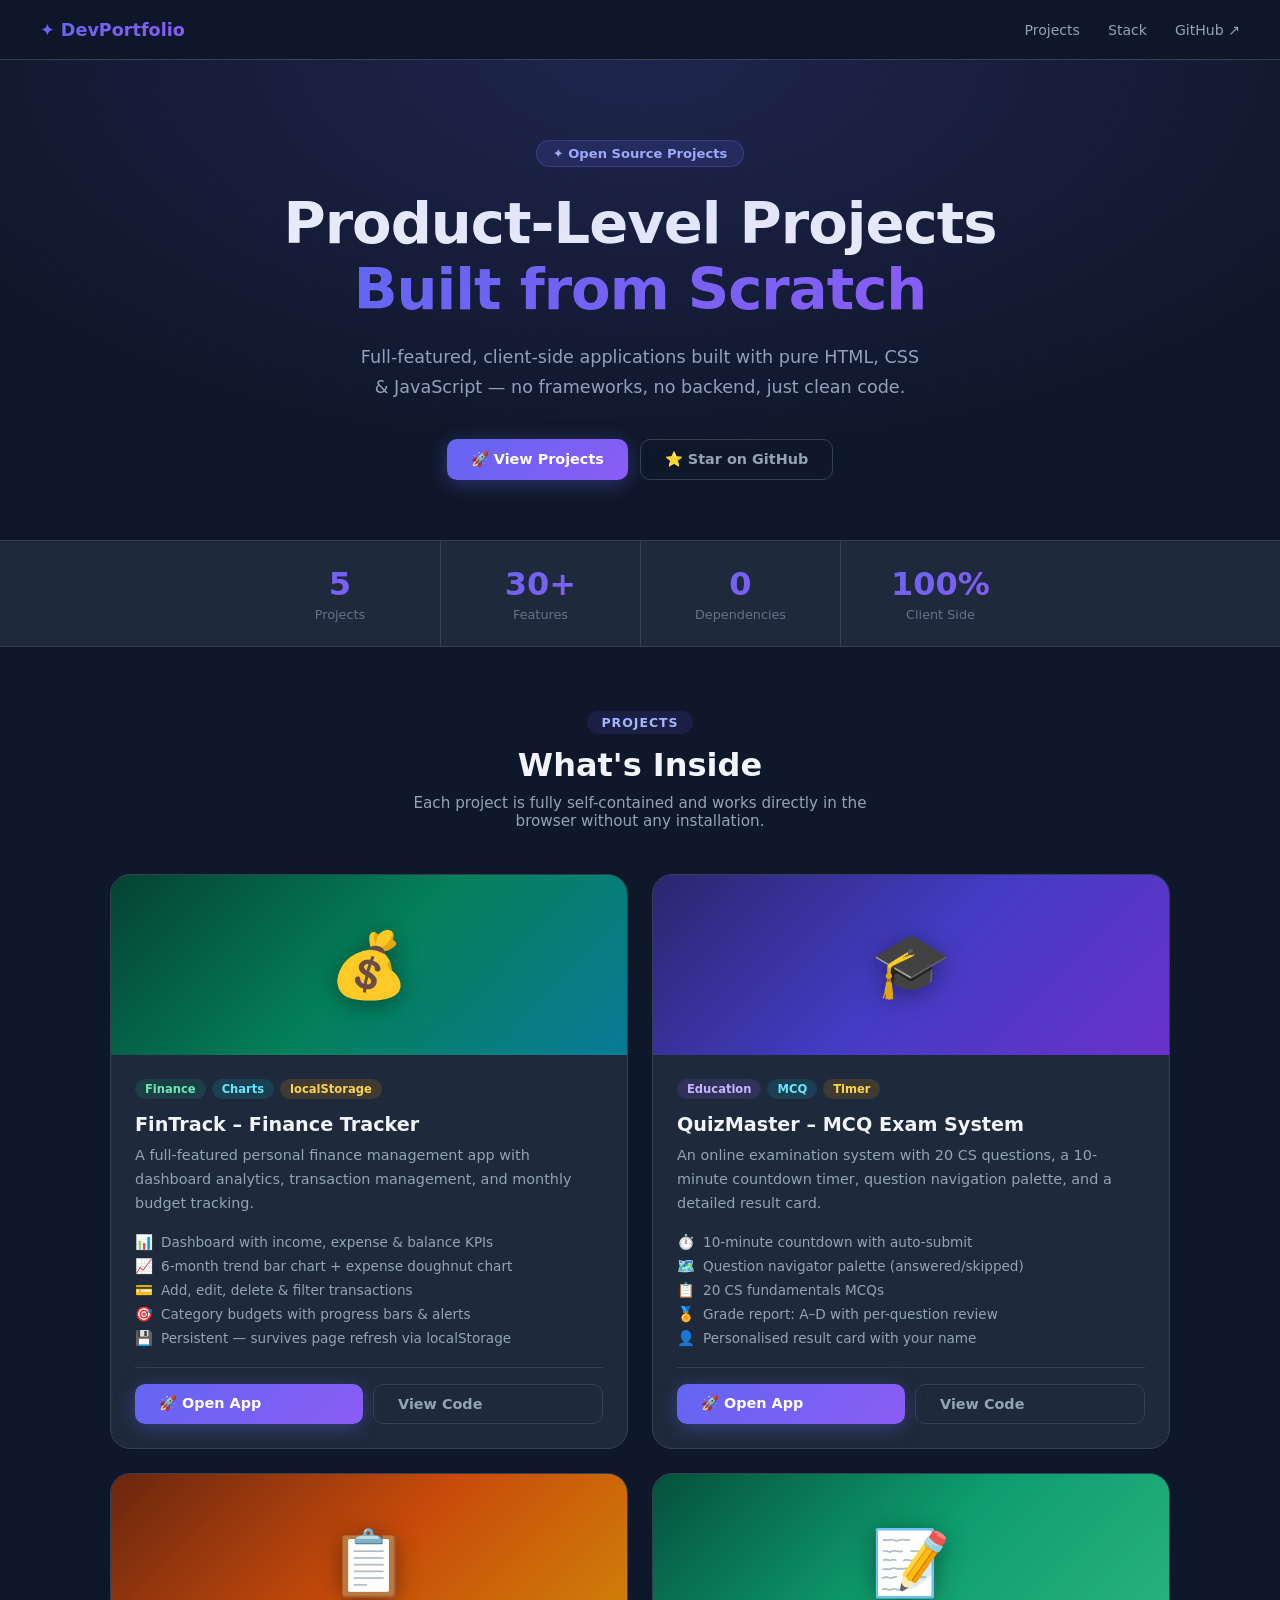
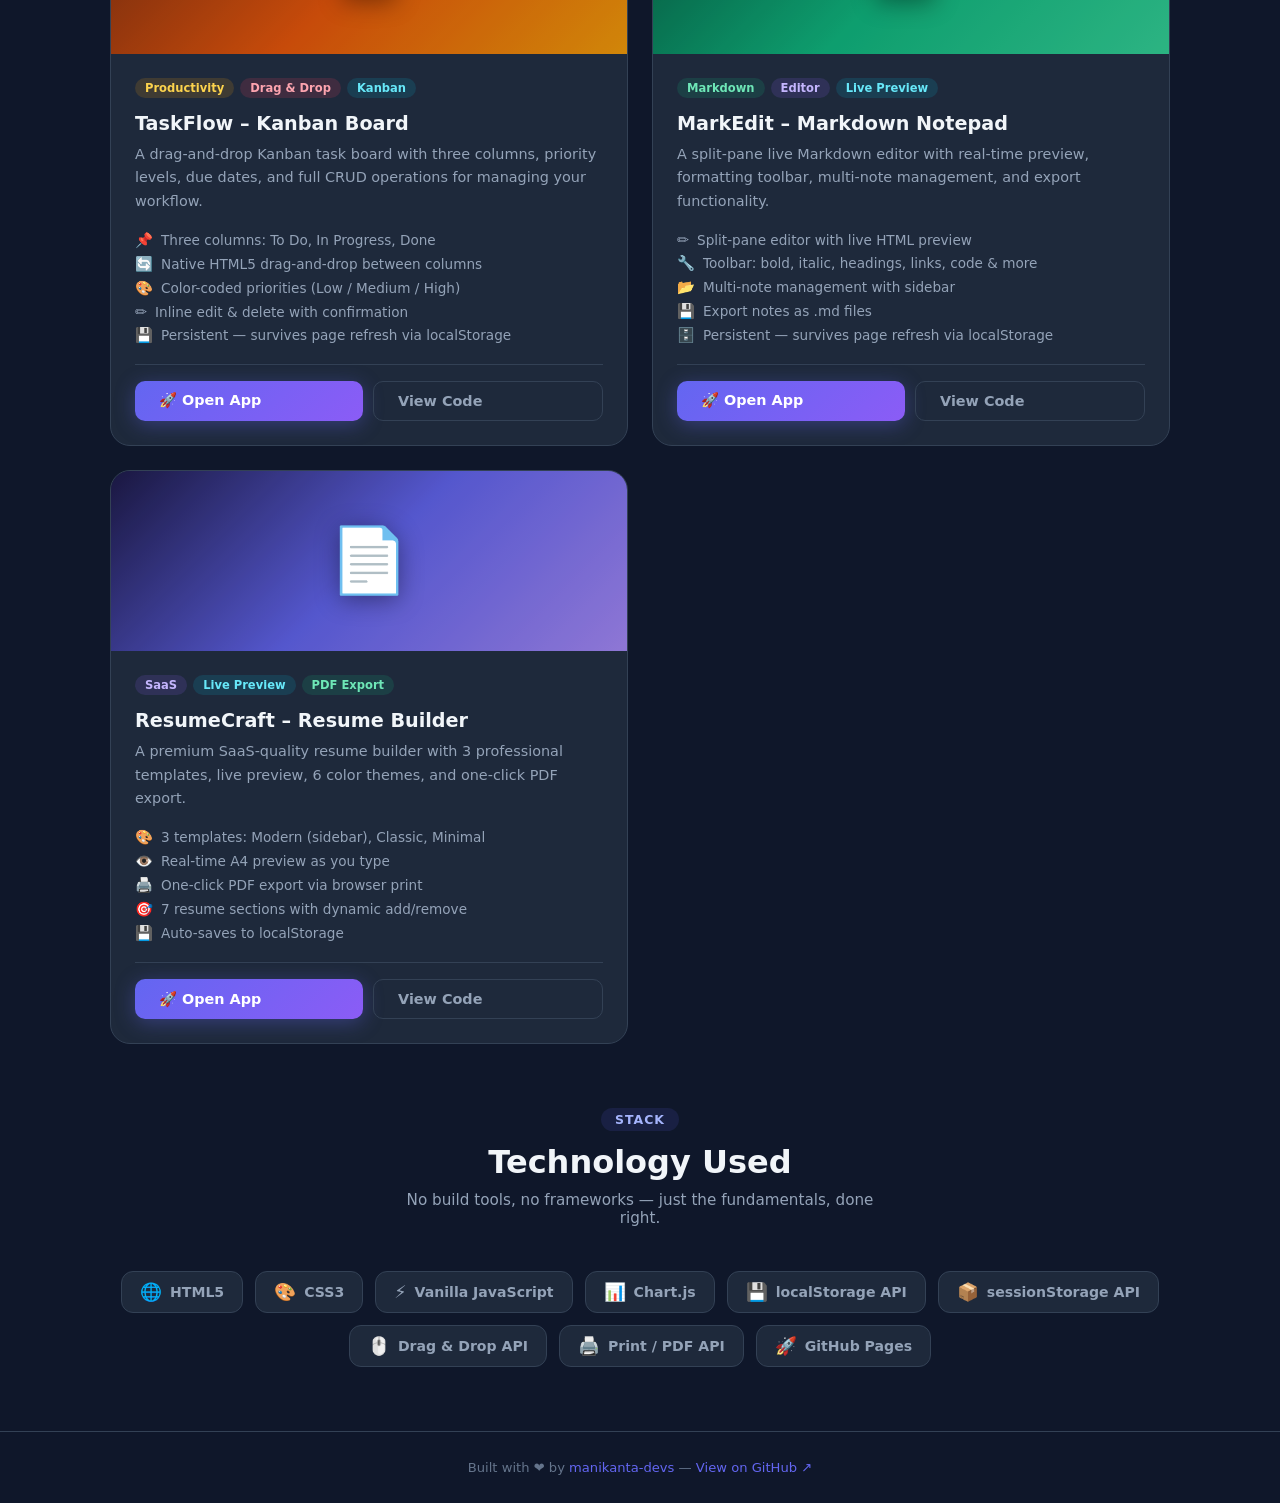
<file: index.html>
<!DOCTYPE html>
<html lang="en">
<head>
  <meta charset="UTF-8"/>
  <meta name="viewport" content="width=device-width,initial-scale=1.0"/>
  <title>Dev Portfolio – Manikanta</title>
  <style>
    *, *::before, *::after { margin:0; padding:0; box-sizing:border-box; }

    :root {
      --bg:       #0f172a;
      --surface:  #1e293b;
      --surface2: #263147;
      --border:   #334155;
      --text:     #f1f5f9;
      --text2:    #94a3b8;
      --text3:    #64748b;
      --indigo:   #6366f1;
      --violet:   #8b5cf6;
      --emerald:  #10b981;
      --amber:    #f59e0b;
      --rose:     #f43f5e;
      --cyan:     #06b6d4;
      --grad1:    linear-gradient(135deg,#6366f1,#8b5cf6);
      --grad2:    linear-gradient(135deg,#10b981,#06b6d4);
    }

    body {
      font-family:'Segoe UI',system-ui,-apple-system,sans-serif;
      background:var(--bg);
      color:var(--text);
      min-height:100vh;
    }

    /* ── NAV ─────────────────────────────────────────── */
    nav {
      position:sticky; top:0; z-index:100;
      background:rgba(15,23,42,.85);
      backdrop-filter:blur(12px);
      border-bottom:1px solid var(--border);
      padding:0 40px;
      height:60px;
      display:flex; align-items:center; justify-content:space-between;
    }
    .brand { font-size:1.1rem; font-weight:800; background:var(--grad1); -webkit-background-clip:text; -webkit-text-fill-color:transparent; }
    .nav-links { display:flex; gap:28px; }
    .nav-links a { color:var(--text2); text-decoration:none; font-size:0.88rem; font-weight:500; transition:color .15s; }
    .nav-links a:hover { color:var(--text); }

    /* ── HERO ────────────────────────────────────────── */
    .hero {
      text-align:center;
      padding:80px 20px 60px;
      position:relative;
      overflow:hidden;
    }
    .hero::before {
      content:'';
      position:absolute; inset:0;
      background:radial-gradient(ellipse 800px 400px at 50% 0%, rgba(99,102,241,.18), transparent);
      pointer-events:none;
    }
    .hero-eyebrow {
      display:inline-flex; align-items:center; gap:8px;
      background:rgba(99,102,241,.15);
      border:1px solid rgba(99,102,241,.3);
      color:#a5b4fc;
      font-size:0.82rem; font-weight:600;
      padding:5px 16px; border-radius:999px;
      margin-bottom:24px;
    }
    .hero h1 {
      font-size:clamp(2rem,5vw,3.6rem);
      font-weight:900;
      line-height:1.15;
      margin-bottom:20px;
      letter-spacing:-1px;
    }
    .hero h1 span { background:var(--grad1); -webkit-background-clip:text; -webkit-text-fill-color:transparent; }
    .hero p { font-size:1.1rem; color:var(--text2); max-width:560px; margin:0 auto 36px; line-height:1.7; }

    .hero-btns { display:flex; justify-content:center; gap:12px; flex-wrap:wrap; }

    .btn {
      display:inline-flex; align-items:center; gap:7px;
      padding:11px 24px;
      border-radius:10px;
      font-size:0.9rem; font-weight:600;
      text-decoration:none; cursor:pointer; border:none;
      transition:all .2s;
    }
    .btn-gradient { background:var(--grad1); color:#fff; box-shadow:0 4px 20px rgba(99,102,241,.35); }
    .btn-gradient:hover { transform:translateY(-2px); box-shadow:0 8px 28px rgba(99,102,241,.45); }
    .btn-ghost { background:transparent; border:1.5px solid var(--border); color:var(--text2); }
    .btn-ghost:hover { border-color:var(--indigo); color:var(--text); background:rgba(99,102,241,.08); }

    /* ── STATS STRIP ─────────────────────────────────── */
    .stats-strip {
      display:flex; justify-content:center; gap:0;
      border-top:1px solid var(--border);
      border-bottom:1px solid var(--border);
      background:var(--surface);
    }
    .stat { flex:1; max-width:200px; text-align:center; padding:24px 20px; }
    .stat + .stat { border-left:1px solid var(--border); }
    .stat .val { font-size:2rem; font-weight:900; background:var(--grad1); -webkit-background-clip:text; -webkit-text-fill-color:transparent; }
    .stat .lbl { font-size:0.8rem; color:var(--text3); margin-top:4px; font-weight:500; }

    /* ── SECTION ─────────────────────────────────────── */
    .section { padding:64px 20px; max-width:1100px; margin:0 auto; }
    .section-head { text-align:center; margin-bottom:44px; }
    .section-tag {
      display:inline-block;
      background:rgba(99,102,241,.12);
      color:#a5b4fc; font-size:0.78rem; font-weight:700;
      padding:4px 14px; border-radius:999px;
      text-transform:uppercase; letter-spacing:1px;
      margin-bottom:12px;
    }
    .section-head h2 { font-size:clamp(1.4rem,3vw,2rem); font-weight:800; margin-bottom:10px; }
    .section-head p  { font-size:0.95rem; color:var(--text2); max-width:500px; margin:0 auto; }

    /* ── PROJECT CARDS ───────────────────────────────── */
    .projects-grid {
      display:grid;
      grid-template-columns:repeat(auto-fit,minmax(340px,1fr));
      gap:24px;
    }

    .project-card {
      background:var(--surface);
      border:1px solid var(--border);
      border-radius:20px;
      overflow:hidden;
      display:flex; flex-direction:column;
      transition:transform .2s, box-shadow .2s, border-color .2s;
    }
    .project-card:hover {
      transform:translateY(-6px);
      box-shadow:0 20px 60px rgba(0,0,0,.4);
      border-color:rgba(99,102,241,.4);
    }

    .card-banner {
      height:180px;
      display:flex; align-items:center; justify-content:center;
      font-size:4rem;
      position:relative;
      overflow:hidden;
    }
    .card-banner::after {
      content:'';
      position:absolute; inset:0;
      background:rgba(0,0,0,.15);
    }
    .card-banner .emoji { position:relative; z-index:1; filter:drop-shadow(0 4px 12px rgba(0,0,0,.4)); }

    .banner-fintrack    { background:linear-gradient(135deg,#064e3b,#059669,#0891b2); }
    .banner-quizmaster  { background:linear-gradient(135deg,#312e81,#4f46e5,#7c3aed); }
    .banner-taskflow    { background:linear-gradient(135deg,#7c2d12,#ea580c,#f59e0b); }
    .banner-markedit    { background:linear-gradient(135deg,#065f46,#10b981,#34d399); }
    .banner-resumecraft { background:linear-gradient(135deg,#1e1b4b,#6366f1,#a78bfa); }

    .card-body { padding:24px; flex:1; display:flex; flex-direction:column; }

    .project-tags { display:flex; gap:6px; flex-wrap:wrap; margin-bottom:14px; }
    .tag {
      font-size:0.72rem; font-weight:600;
      padding:3px 10px; border-radius:999px;
    }
    .tag-purple { background:rgba(139,92,246,.15); color:#c4b5fd; }
    .tag-green  { background:rgba(16,185,129,.15); color:#6ee7b7; }
    .tag-blue   { background:rgba(6,182,212,.15);  color:#67e8f9; }
    .tag-amber  { background:rgba(245,158,11,.15); color:#fcd34d; }
    .tag-rose   { background:rgba(244,63,94,.15);  color:#fda4af; }

    .card-body h3 { font-size:1.2rem; font-weight:800; margin-bottom:8px; }
    .card-body p  { font-size:0.9rem; color:var(--text2); line-height:1.65; flex:1; margin-bottom:18px; }

    .feature-list { list-style:none; margin-bottom:20px; display:flex; flex-direction:column; gap:7px; }
    .feature-list li { display:flex; align-items:flex-start; gap:8px; font-size:0.85rem; color:var(--text2); }
    .feature-list li span { font-size:0.9rem; }

    .card-footer {
      display:flex; gap:10px; padding-top:16px;
      border-top:1px solid var(--border);
    }
    .card-footer a { flex:1; text-align:center; }

    /* ── TECH STACK ──────────────────────────────────── */
    .tech-grid {
      display:flex; justify-content:center; flex-wrap:wrap; gap:12px;
    }
    .tech-chip {
      display:flex; align-items:center; gap:8px;
      background:var(--surface);
      border:1px solid var(--border);
      padding:10px 18px; border-radius:12px;
      font-size:0.88rem; font-weight:600;
      color:var(--text2);
      transition:all .18s;
    }
    .tech-chip:hover { border-color:var(--indigo); color:var(--text); background:var(--surface2); }
    .tech-chip .tc-icon { font-size:1.1rem; }

    /* ── FOOTER ──────────────────────────────────────── */
    footer {
      border-top:1px solid var(--border);
      text-align:center;
      padding:28px 20px;
      color:var(--text3);
      font-size:0.82rem;
    }
    footer a { color:var(--indigo); text-decoration:none; }
    footer a:hover { text-decoration:underline; }

    /* ── RESPONSIVE ──────────────────────────────────── */
    @media (max-width:600px) {
      nav { padding:0 16px; }
      .nav-links { gap:16px; }
      .stats-strip { flex-wrap:wrap; }
      .stat { max-width:50%; }
      .stat + .stat:nth-child(odd) { border-left:none; border-top:1px solid var(--border); }
    }
  </style>
</head>
<body>

<!-- NAV -->
<nav>
  <div class="brand">✦ DevPortfolio</div>
  <div class="nav-links">
    <a href="#projects">Projects</a>
    <a href="#stack">Stack</a>
    <a href="https://github.com/manikanta-devs/Project-" target="_blank">GitHub ↗</a>
  </div>
</nav>

<!-- HERO -->
<section class="hero">
  <div class="hero-eyebrow">✦ Open Source Projects</div>
  <h1>Product-Level Projects<br/><span>Built from Scratch</span></h1>
  <p>Full-featured, client-side applications built with pure HTML, CSS &amp; JavaScript — no frameworks, no backend, just clean code.</p>
  <div class="hero-btns">
    <a href="#projects" class="btn btn-gradient">🚀 View Projects</a>
    <a href="https://github.com/manikanta-devs/Project-" target="_blank" class="btn btn-ghost">⭐ Star on GitHub</a>
  </div>
</section>

<!-- STATS STRIP -->
<div class="stats-strip">
  <div class="stat"><div class="val">5</div><div class="lbl">Projects</div></div>
  <div class="stat"><div class="val">30+</div><div class="lbl">Features</div></div>
  <div class="stat"><div class="val">0</div><div class="lbl">Dependencies</div></div>
  <div class="stat"><div class="val">100%</div><div class="lbl">Client Side</div></div>
</div>

<!-- PROJECTS -->
<section class="section" id="projects">
  <div class="section-head">
    <div class="section-tag">Projects</div>
    <h2>What's Inside</h2>
    <p>Each project is fully self-contained and works directly in the browser without any installation.</p>
  </div>

  <div class="projects-grid">

    <!-- FinTrack -->
    <div class="project-card">
      <div class="card-banner banner-fintrack">
        <span class="emoji">💰</span>
      </div>
      <div class="card-body">
        <div class="project-tags">
          <span class="tag tag-green">Finance</span>
          <span class="tag tag-blue">Charts</span>
          <span class="tag tag-amber">localStorage</span>
        </div>
        <h3>FinTrack – Finance Tracker</h3>
        <p>A full-featured personal finance management app with dashboard analytics, transaction management, and monthly budget tracking.</p>
        <ul class="feature-list">
          <li><span>📊</span> Dashboard with income, expense &amp; balance KPIs</li>
          <li><span>📈</span> 6-month trend bar chart + expense doughnut chart</li>
          <li><span>💳</span> Add, edit, delete &amp; filter transactions</li>
          <li><span>🎯</span> Category budgets with progress bars &amp; alerts</li>
          <li><span>💾</span> Persistent — survives page refresh via localStorage</li>
        </ul>
        <div class="card-footer">
          <a href="finance/index.html" class="btn btn-gradient">🚀 Open App</a>
          <a href="https://github.com/manikanta-devs/Project-/tree/main/finance" target="_blank" class="btn btn-ghost">View Code</a>
        </div>
      </div>
    </div>

    <!-- QuizMaster -->
    <div class="project-card">
      <div class="card-banner banner-quizmaster">
        <span class="emoji">🎓</span>
      </div>
      <div class="card-body">
        <div class="project-tags">
          <span class="tag tag-purple">Education</span>
          <span class="tag tag-blue">MCQ</span>
          <span class="tag tag-amber">Timer</span>
        </div>
        <h3>QuizMaster – MCQ Exam System</h3>
        <p>An online examination system with 20 CS questions, a 10-minute countdown timer, question navigation palette, and a detailed result card.</p>
        <ul class="feature-list">
          <li><span>⏱️</span> 10-minute countdown with auto-submit</li>
          <li><span>🗺️</span> Question navigator palette (answered/skipped)</li>
          <li><span>📋</span> 20 CS fundamentals MCQs</li>
          <li><span>🏅</span> Grade report: A–D with per-question review</li>
          <li><span>👤</span> Personalised result card with your name</li>
        </ul>
        <div class="card-footer">
          <a href="quiz-home.html" class="btn btn-gradient">🚀 Open App</a>
          <a href="https://github.com/manikanta-devs/Project-" target="_blank" class="btn btn-ghost">View Code</a>
        </div>
      </div>
    </div>

    <!-- TaskFlow -->
    <div class="project-card">
      <div class="card-banner banner-taskflow">
        <span class="emoji">📋</span>
      </div>
      <div class="card-body">
        <div class="project-tags">
          <span class="tag tag-amber">Productivity</span>
          <span class="tag tag-rose">Drag &amp; Drop</span>
          <span class="tag tag-blue">Kanban</span>
        </div>
        <h3>TaskFlow – Kanban Board</h3>
        <p>A drag-and-drop Kanban task board with three columns, priority levels, due dates, and full CRUD operations for managing your workflow.</p>
        <ul class="feature-list">
          <li><span>📌</span> Three columns: To Do, In Progress, Done</li>
          <li><span>🔄</span> Native HTML5 drag-and-drop between columns</li>
          <li><span>🎨</span> Color-coded priorities (Low / Medium / High)</li>
          <li><span>✏️</span> Inline edit &amp; delete with confirmation</li>
          <li><span>💾</span> Persistent — survives page refresh via localStorage</li>
        </ul>
        <div class="card-footer">
          <a href="taskflow/index.html" class="btn btn-gradient">🚀 Open App</a>
          <a href="https://github.com/manikanta-devs/Project-/tree/main/taskflow" target="_blank" class="btn btn-ghost">View Code</a>
        </div>
      </div>
    </div>

    <!-- MarkEdit -->
    <div class="project-card">
      <div class="card-banner banner-markedit">
        <span class="emoji">📝</span>
      </div>
      <div class="card-body">
        <div class="project-tags">
          <span class="tag tag-green">Markdown</span>
          <span class="tag tag-purple">Editor</span>
          <span class="tag tag-blue">Live Preview</span>
        </div>
        <h3>MarkEdit – Markdown Notepad</h3>
        <p>A split-pane live Markdown editor with real-time preview, formatting toolbar, multi-note management, and export functionality.</p>
        <ul class="feature-list">
          <li><span>✏️</span> Split-pane editor with live HTML preview</li>
          <li><span>🔧</span> Toolbar: bold, italic, headings, links, code &amp; more</li>
          <li><span>📂</span> Multi-note management with sidebar</li>
          <li><span>💾</span> Export notes as .md files</li>
          <li><span>🗄️</span> Persistent — survives page refresh via localStorage</li>
        </ul>
        <div class="card-footer">
          <a href="markedit/index.html" class="btn btn-gradient">🚀 Open App</a>
          <a href="https://github.com/manikanta-devs/Project-/tree/main/markedit" target="_blank" class="btn btn-ghost">View Code</a>
        </div>
      </div>
    </div>

    <!-- ResumeCraft -->
    <div class="project-card">
      <div class="card-banner banner-resumecraft">
        <span class="emoji">📄</span>
      </div>
      <div class="card-body">
        <div class="project-tags">
          <span class="tag tag-purple">SaaS</span>
          <span class="tag tag-blue">Live Preview</span>
          <span class="tag tag-green">PDF Export</span>
        </div>
        <h3>ResumeCraft – Resume Builder</h3>
        <p>A premium SaaS-quality resume builder with 3 professional templates, live preview, 6 color themes, and one-click PDF export.</p>
        <ul class="feature-list">
          <li><span>🎨</span> 3 templates: Modern (sidebar), Classic, Minimal</li>
          <li><span>👁️</span> Real-time A4 preview as you type</li>
          <li><span>🖨️</span> One-click PDF export via browser print</li>
          <li><span>🎯</span> 7 resume sections with dynamic add/remove</li>
          <li><span>💾</span> Auto-saves to localStorage</li>
        </ul>
        <div class="card-footer">
          <a href="resumecraft/index.html" class="btn btn-gradient">🚀 Open App</a>
          <a href="https://github.com/manikanta-devs/Project-/tree/main/resumecraft" target="_blank" class="btn btn-ghost">View Code</a>
        </div>
      </div>
    </div>

  </div>
</section>

<!-- TECH STACK -->
<section class="section" id="stack" style="padding-top:0;">
  <div class="section-head">
    <div class="section-tag">Stack</div>
    <h2>Technology Used</h2>
    <p>No build tools, no frameworks — just the fundamentals, done right.</p>
  </div>
  <div class="tech-grid">
    <div class="tech-chip"><span class="tc-icon">🌐</span> HTML5</div>
    <div class="tech-chip"><span class="tc-icon">🎨</span> CSS3</div>
    <div class="tech-chip"><span class="tc-icon">⚡</span> Vanilla JavaScript</div>
    <div class="tech-chip"><span class="tc-icon">📊</span> Chart.js</div>
    <div class="tech-chip"><span class="tc-icon">💾</span> localStorage API</div>
    <div class="tech-chip"><span class="tc-icon">📦</span> sessionStorage API</div>
    <div class="tech-chip"><span class="tc-icon">🖱️</span> Drag &amp; Drop API</div>
    <div class="tech-chip"><span class="tc-icon">🖨️</span> Print / PDF API</div>
    <div class="tech-chip"><span class="tc-icon">🚀</span> GitHub Pages</div>
  </div>
</section>

<!-- FOOTER -->
<footer>
  Built with ❤️ by <a href="https://github.com/manikanta-devs" target="_blank">manikanta-devs</a> &mdash;
  <a href="https://github.com/manikanta-devs/Project-" target="_blank">View on GitHub ↗</a>
</footer>

</body>
</html>
</file>
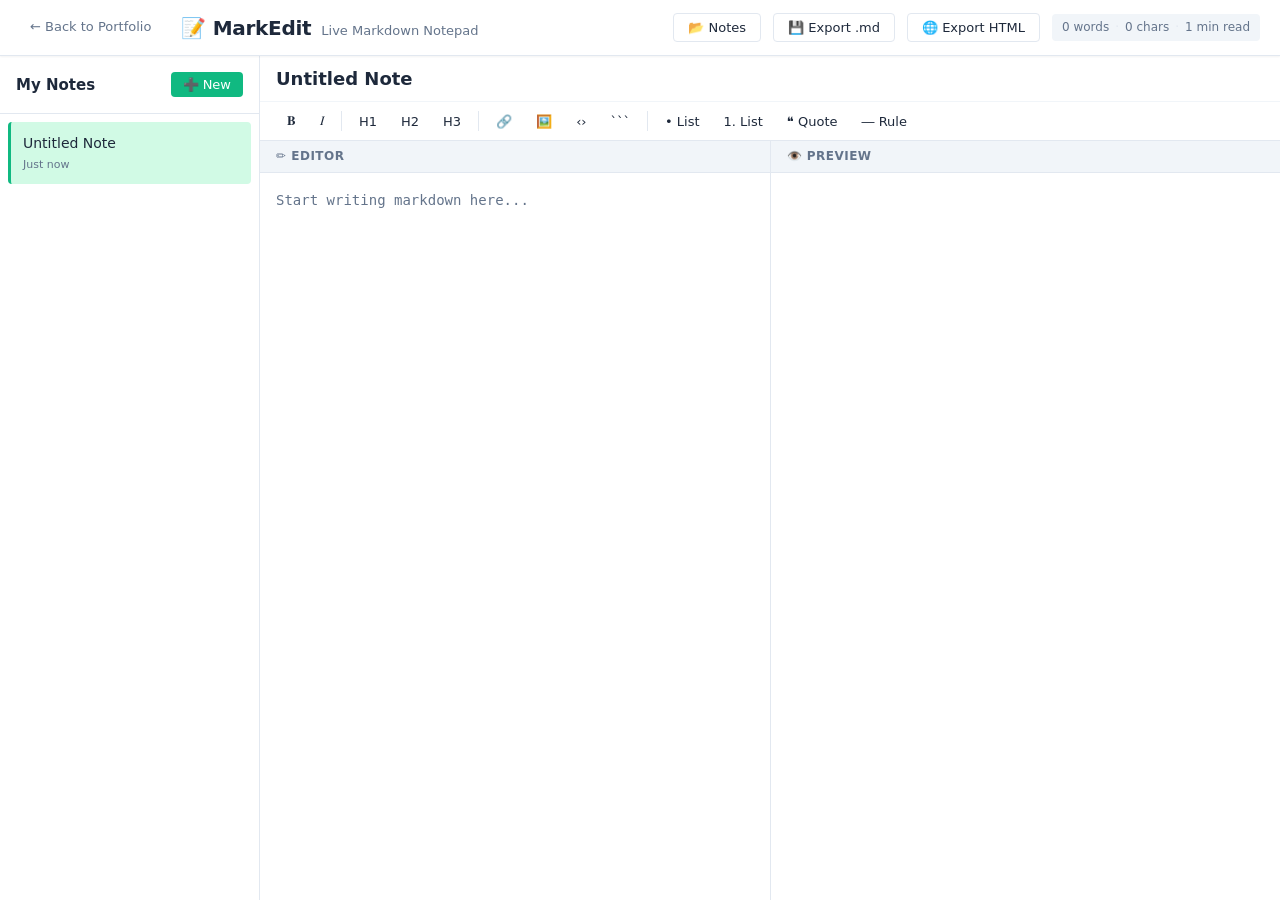
<file: markedit/index.html>
<!DOCTYPE html>
<html lang="en">
<head>
    <meta charset="UTF-8">
    <meta name="viewport" content="width=device-width, initial-scale=1.0">
    <title>MarkEdit – Live Markdown Notepad</title>
    <link rel="stylesheet" href="style.css">
</head>
<body>
    <nav class="navbar">
        <div class="navbar-left">
            <a href="../index.html" class="back-link">← Back to Portfolio</a>
            <div class="navbar-brand">
                <h1>📝 MarkEdit</h1>
                <span class="navbar-subtitle">Live Markdown Notepad</span>
            </div>
        </div>
        <div class="navbar-right">
            <button id="btn-toggle-sidebar" class="nav-btn" title="Toggle Sidebar">📂 Notes</button>
            <button id="btn-export" class="nav-btn" title="Export as .md">💾 Export .md</button>
            <button id="btn-export-html" class="nav-btn" title="Export as HTML">🌐 Export HTML</button>
            <div class="counters">
                <span id="word-count">0 words</span>
                <span class="counter-sep">·</span>
                <span id="char-count">0 chars</span>
                <span class="counter-sep">·</span>
                <span id="read-time">0 min read</span>
            </div>
        </div>
    </nav>

    <div class="app-container">
        <!-- Sidebar -->
        <aside id="sidebar" class="sidebar">
            <div class="sidebar-header">
                <h2>My Notes</h2>
                <button id="btn-new-note" class="btn-new-note" title="New Note">➕ New</button>
            </div>
            <ul id="notes-list" class="notes-list"></ul>
        </aside>

        <!-- Main content -->
        <main class="main-content">
            <!-- Note title -->
            <div class="note-title-bar">
                <input type="text" id="note-title" class="note-title-input" placeholder="Untitled Note" aria-label="Note title">
            </div>

            <!-- Toolbar -->
            <div class="toolbar">
                <button class="tool-btn" data-action="bold" title="Bold">𝐁</button>
                <button class="tool-btn" data-action="italic" title="Italic">𝐼</button>
                <span class="toolbar-sep"></span>
                <button class="tool-btn" data-action="h1" title="Heading 1">H1</button>
                <button class="tool-btn" data-action="h2" title="Heading 2">H2</button>
                <button class="tool-btn" data-action="h3" title="Heading 3">H3</button>
                <span class="toolbar-sep"></span>
                <button class="tool-btn" data-action="link" title="Link">🔗</button>
                <button class="tool-btn" data-action="image" title="Image">🖼️</button>
                <button class="tool-btn" data-action="code" title="Inline Code">‹›</button>
                <button class="tool-btn" data-action="codeblock" title="Code Block">```</button>
                <span class="toolbar-sep"></span>
                <button class="tool-btn" data-action="ul" title="Bullet List">• List</button>
                <button class="tool-btn" data-action="ol" title="Numbered List">1. List</button>
                <button class="tool-btn" data-action="quote" title="Blockquote">❝ Quote</button>
                <button class="tool-btn" data-action="hr" title="Horizontal Rule">― Rule</button>
            </div>

            <!-- Editor / Preview split -->
            <div class="editor-preview-container">
                <div class="pane editor-pane">
                    <div class="pane-header">
                        <span>✏️ Editor</span>
                        <button id="btn-view-editor" class="mobile-toggle active">Editor</button>
                    </div>
                    <textarea id="editor" class="editor-textarea" placeholder="Start writing markdown here..." spellcheck="true"></textarea>
                </div>
                <div class="pane preview-pane">
                    <div class="pane-header">
                        <span>👁️ Preview</span>
                        <button id="btn-view-preview" class="mobile-toggle">Preview</button>
                    </div>
                    <div id="preview" class="preview-content"></div>
                </div>
            </div>
        </main>
    </div>

    <!-- Toast container -->
    <div id="toast-container" class="toast-container"></div>

    <script src="app.js"></script>
</body>
</html>
</file>
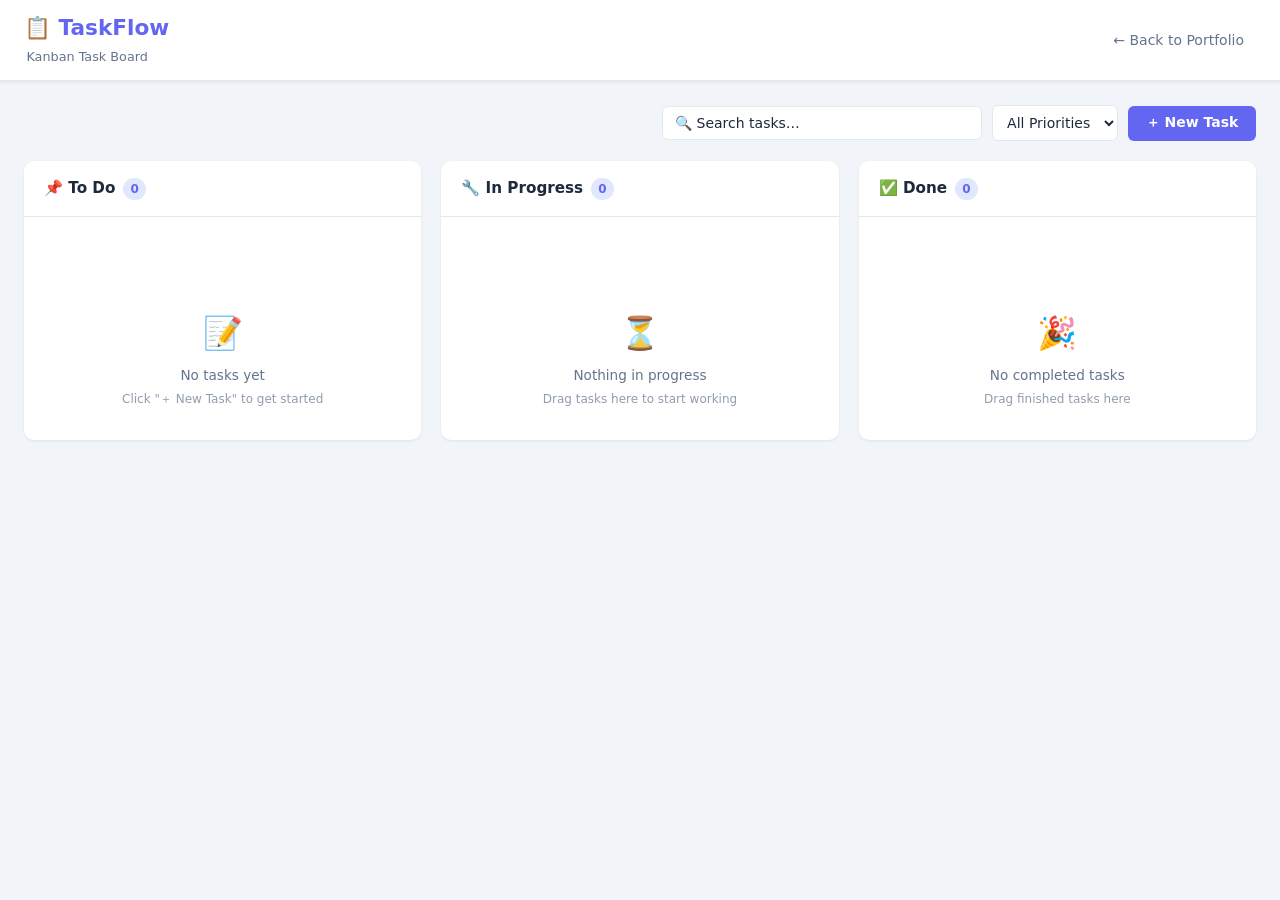
<file: taskflow/index.html>
<!DOCTYPE html>
<html lang="en">
<head>
  <meta charset="UTF-8">
  <meta name="viewport" content="width=device-width, initial-scale=1.0">
  <title>TaskFlow – Kanban Task Board</title>
  <link rel="stylesheet" href="style.css">
</head>
<body>
  <nav class="navbar">
    <div class="navbar-inner">
      <div class="navbar-brand">
        <h1>📋 TaskFlow</h1>
        <span class="navbar-subtitle">Kanban Task Board</span>
      </div>
      <a href="../index.html" class="back-link">← Back to Portfolio</a>
    </div>
  </nav>

  <main class="board-container">
    <div class="board-header">
      <input type="text" id="task-search" class="task-search-input" placeholder="🔍 Search tasks…" autocomplete="off">
      <select id="task-filter-priority" class="task-filter-select">
        <option value="">All Priorities</option>
        <option value="high">🔴 High</option>
        <option value="medium">🟡 Medium</option>
        <option value="low">🟢 Low</option>
      </select>
      <button id="add-task-btn" class="btn btn-primary">＋ New Task</button>
    </div>

    <div class="board">
      <div class="column" data-status="todo">
        <div class="column-header">
          <h2>📌 To Do <span class="task-count" id="count-todo">0</span></h2>
        </div>
        <div class="task-list" id="list-todo" data-status="todo"></div>
        <div class="empty-state" id="empty-todo">
          <span class="empty-icon">📝</span>
          <p>No tasks yet</p>
          <p class="empty-hint">Click "＋ New Task" to get started</p>
        </div>
      </div>

      <div class="column" data-status="inprogress">
        <div class="column-header">
          <h2>🔧 In Progress <span class="task-count" id="count-inprogress">0</span></h2>
        </div>
        <div class="task-list" id="list-inprogress" data-status="inprogress"></div>
        <div class="empty-state" id="empty-inprogress">
          <span class="empty-icon">⏳</span>
          <p>Nothing in progress</p>
          <p class="empty-hint">Drag tasks here to start working</p>
        </div>
      </div>

      <div class="column" data-status="done">
        <div class="column-header">
          <h2>✅ Done <span class="task-count" id="count-done">0</span></h2>
        </div>
        <div class="task-list" id="list-done" data-status="done"></div>
        <div class="empty-state" id="empty-done">
          <span class="empty-icon">🎉</span>
          <p>No completed tasks</p>
          <p class="empty-hint">Drag finished tasks here</p>
        </div>
      </div>
    </div>
  </main>

  <!-- Add / Edit Task Modal -->
  <div class="modal-overlay" id="task-modal">
    <div class="modal">
      <div class="modal-header">
        <h3 id="modal-title">New Task</h3>
        <button class="modal-close" id="modal-close-btn" aria-label="Close modal">&times;</button>
      </div>
      <form id="task-form" novalidate>
        <div class="form-group">
          <label for="task-title">Title <span class="required">*</span></label>
          <input type="text" id="task-title" maxlength="100" required placeholder="Enter task title">
          <span class="form-error" id="title-error">Title is required</span>
        </div>
        <div class="form-group">
          <label for="task-desc">Description</label>
          <textarea id="task-desc" rows="3" maxlength="500" placeholder="Optional description"></textarea>
        </div>
        <div class="form-row">
          <div class="form-group">
            <label for="task-priority">Priority</label>
            <select id="task-priority">
              <option value="low">Low</option>
              <option value="medium" selected>Medium</option>
              <option value="high">High</option>
            </select>
          </div>
          <div class="form-group">
            <label for="task-due">Due Date</label>
            <input type="date" id="task-due">
          </div>
        </div>
        <input type="hidden" id="task-id">
        <div class="modal-actions">
          <button type="button" class="btn btn-secondary" id="modal-cancel-btn">Cancel</button>
          <button type="submit" class="btn btn-primary" id="modal-save-btn">Add Task</button>
        </div>
      </form>
    </div>
  </div>

  <!-- Delete Confirmation Modal -->
  <div class="modal-overlay" id="delete-modal">
    <div class="modal modal-sm">
      <div class="modal-header">
        <h3>Delete Task</h3>
        <button class="modal-close" id="delete-close-btn" aria-label="Close modal">&times;</button>
      </div>
      <p class="delete-message">Are you sure you want to delete "<span id="delete-task-name"></span>"? This action cannot be undone.</p>
      <div class="modal-actions">
        <button class="btn btn-secondary" id="delete-cancel-btn">Cancel</button>
        <button class="btn btn-danger" id="delete-confirm-btn">Delete</button>
      </div>
    </div>
  </div>

  <!-- Toast Container -->
  <div id="toast-container"></div>

  <script src="app.js"></script>
</body>
</html>
</file>
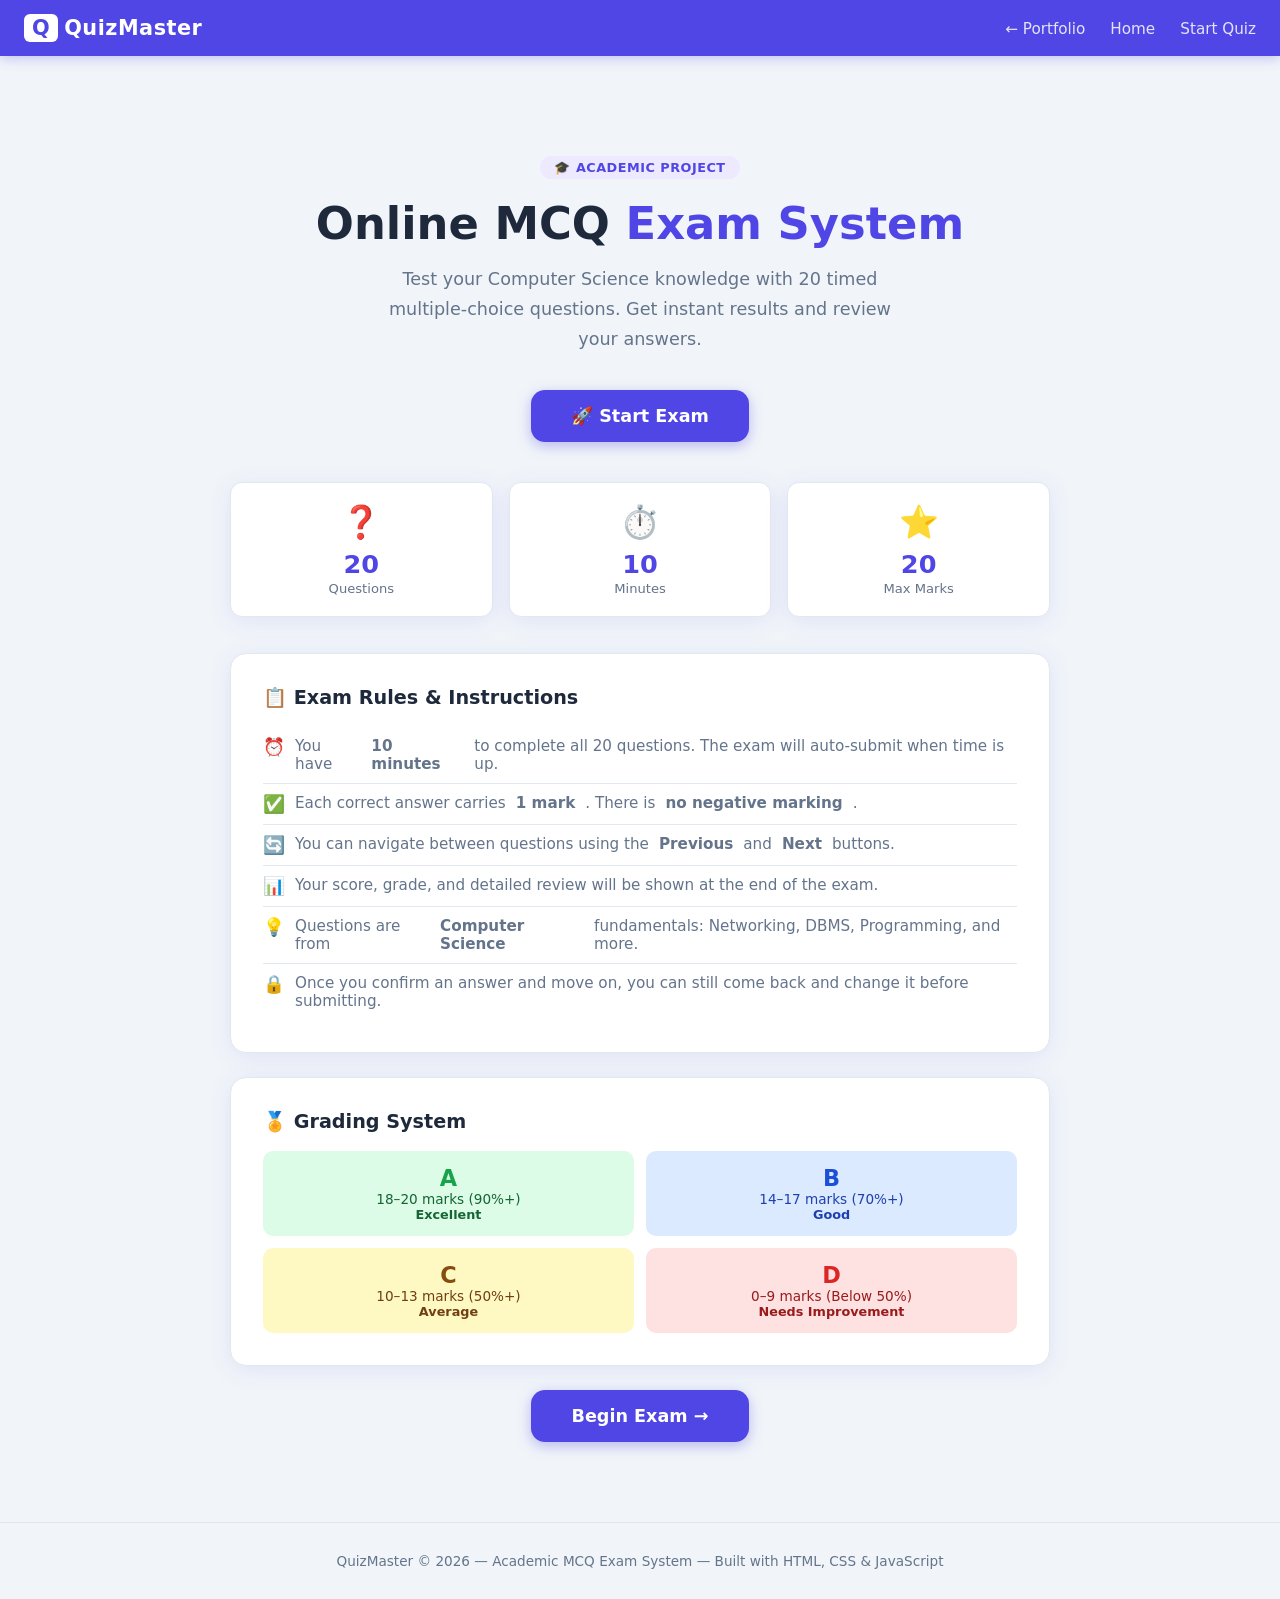
<file: quiz-home.html>
<!DOCTYPE html>
<html lang="en">
<head>
  <meta charset="UTF-8" />
  <meta name="viewport" content="width=device-width, initial-scale=1.0" />
  <title>QuizMaster – Online MCQ Exam System</title>
  <link rel="stylesheet" href="style.css" />
</head>
<body>

  <!-- NAVBAR -->
  <nav class="navbar">
    <a href="quiz-home.html" class="logo"><span>Q</span>QuizMaster</a>
    <div class="nav-links">
      <a href="index.html">← Portfolio</a>
      <a href="quiz-home.html">Home</a>
      <a href="quiz.html">Start Quiz</a>
    </div>
  </nav>

  <!-- HERO -->
  <div class="container">
    <div class="hero">
      <span class="badge">🎓 Academic Project</span>
      <h1>Online MCQ <span>Exam System</span></h1>
      <p>Test your Computer Science knowledge with 20 timed multiple-choice questions. Get instant results and review your answers.</p>
      <a href="quiz.html" class="btn btn-primary btn-lg">
        🚀 Start Exam
      </a>
    </div>

    <!-- STATS -->
    <div class="stats-grid">
      <div class="stat-card">
        <div class="stat-icon">❓</div>
        <div class="stat-value">20</div>
        <div class="stat-label">Questions</div>
      </div>
      <div class="stat-card">
        <div class="stat-icon">⏱️</div>
        <div class="stat-value">10</div>
        <div class="stat-label">Minutes</div>
      </div>
      <div class="stat-card">
        <div class="stat-icon">⭐</div>
        <div class="stat-value">20</div>
        <div class="stat-label">Max Marks</div>
      </div>
    </div>

    <!-- INFO CARD -->
    <div class="card">
      <h2 style="font-size:1.2rem;font-weight:700;margin-bottom:18px;">📋 Exam Rules & Instructions</h2>
      <ul class="rules-list">
        <li><span class="icon">⏰</span> You have <strong>10 minutes</strong> to complete all 20 questions. The exam will auto-submit when time is up.</li>
        <li><span class="icon">✅</span> Each correct answer carries <strong>1 mark</strong>. There is <strong>no negative marking</strong>.</li>
        <li><span class="icon">🔄</span> You can navigate between questions using the <strong>Previous</strong> and <strong>Next</strong> buttons.</li>
        <li><span class="icon">📊</span> Your score, grade, and detailed review will be shown at the end of the exam.</li>
        <li><span class="icon">💡</span> Questions are from <strong>Computer Science</strong> fundamentals: Networking, DBMS, Programming, and more.</li>
        <li><span class="icon">🔒</span> Once you confirm an answer and move on, you can still come back and change it before submitting.</li>
      </ul>
    </div>

    <!-- GRADING CARD -->
    <div class="card">
      <h2 style="font-size:1.2rem;font-weight:700;margin-bottom:18px;">🏅 Grading System</h2>
      <div style="display:grid;grid-template-columns:repeat(2,1fr);gap:12px;">
        <div style="padding:14px;border-radius:10px;background:#dcfce7;text-align:center;">
          <div style="font-size:1.4rem;font-weight:800;color:#16a34a;">A</div>
          <div style="font-size:0.85rem;color:#166534;">18–20 marks (90%+)</div>
          <div style="font-size:0.8rem;color:#166534;font-weight:600;">Excellent</div>
        </div>
        <div style="padding:14px;border-radius:10px;background:#dbeafe;text-align:center;">
          <div style="font-size:1.4rem;font-weight:800;color:#1d4ed8;">B</div>
          <div style="font-size:0.85rem;color:#1e40af;">14–17 marks (70%+)</div>
          <div style="font-size:0.8rem;color:#1e40af;font-weight:600;">Good</div>
        </div>
        <div style="padding:14px;border-radius:10px;background:#fef9c3;text-align:center;">
          <div style="font-size:1.4rem;font-weight:800;color:#854d0e;">C</div>
          <div style="font-size:0.85rem;color:#713f12;">10–13 marks (50%+)</div>
          <div style="font-size:0.8rem;color:#713f12;font-weight:600;">Average</div>
        </div>
        <div style="padding:14px;border-radius:10px;background:#fee2e2;text-align:center;">
          <div style="font-size:1.4rem;font-weight:800;color:#dc2626;">D</div>
          <div style="font-size:0.85rem;color:#991b1b;">0–9 marks (Below 50%)</div>
          <div style="font-size:0.8rem;color:#991b1b;font-weight:600;">Needs Improvement</div>
        </div>
      </div>
    </div>

    <div style="text-align:center;margin-top:10px;">
      <a href="quiz.html" class="btn btn-primary btn-lg">Begin Exam →</a>
    </div>
  </div>

  <footer>
    <p>QuizMaster &copy; 2026 &mdash; Academic MCQ Exam System &mdash; Built with HTML, CSS &amp; JavaScript</p>
  </footer>

</body>
</html>
</file>
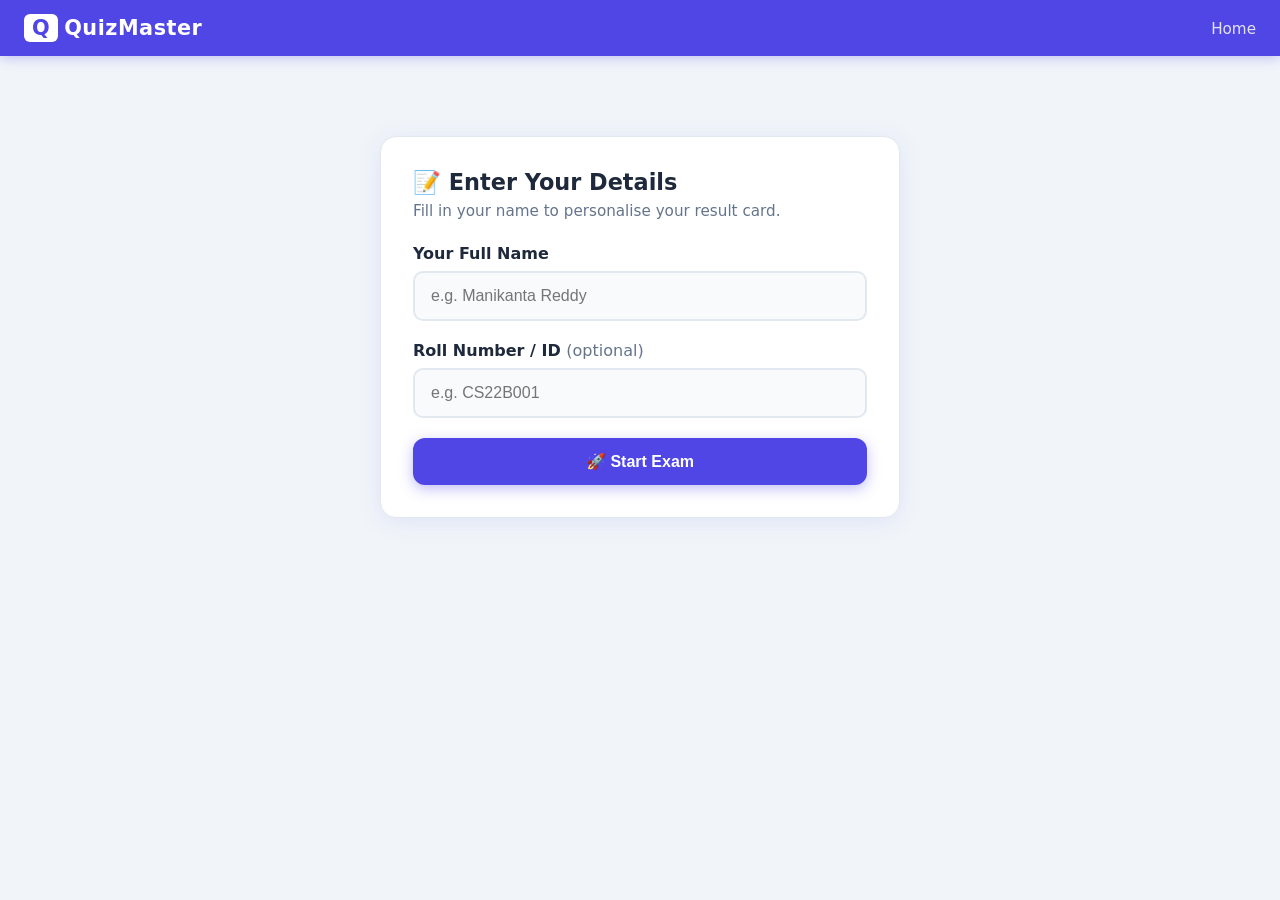
<file: quiz.html>
<!DOCTYPE html>
<html lang="en">
<head>
  <meta charset="UTF-8" />
  <meta name="viewport" content="width=device-width, initial-scale=1.0" />
  <title>Exam – QuizMaster</title>
  <link rel="stylesheet" href="style.css" />
</head>
<body>

  <!-- NAVBAR -->
  <nav class="navbar">
    <a href="quiz-home.html" class="logo"><span>Q</span>QuizMaster</a>
    <div class="nav-links">
      <a href="quiz-home.html">Home</a>
    </div>
  </nav>

  <!-- SETUP SCREEN -->
  <div class="container" id="setup-screen">
    <div class="card" style="max-width:520px;margin:40px auto;">
      <h2 style="font-size:1.4rem;font-weight:800;margin-bottom:6px;">📝 Enter Your Details</h2>
      <p style="color:var(--text-light);margin-bottom:24px;font-size:0.95rem;">Fill in your name to personalise your result card.</p>
      <div class="form-group">
        <label for="student-name">Your Full Name</label>
        <input type="text" id="student-name" placeholder="e.g. Manikanta Reddy" autocomplete="off" />
      </div>
      <div class="form-group">
        <label for="student-roll">Roll Number / ID <span style="color:var(--text-light);font-weight:400;">(optional)</span></label>
        <input type="text" id="student-roll" placeholder="e.g. CS22B001" autocomplete="off" />
      </div>
      <button class="btn btn-primary" style="width:100%;justify-content:center;" onclick="startExam()">
        🚀 Start Exam
      </button>
      <p id="setup-error" style="color:var(--danger);font-size:0.88rem;margin-top:10px;display:none;">
        ⚠️ Please enter your name to continue.
      </p>
    </div>
  </div>

  <!-- QUIZ SCREEN -->
  <div class="container" id="quiz-screen" style="display:none;">

    <!-- Header: counter + timer -->
    <div class="quiz-header">
      <div class="question-counter">
        Question <strong id="q-current">1</strong> of <strong>20</strong>
      </div>
      <div class="timer-wrap">
        <span class="timer-icon">⏱️</span>
        <span class="timer-display" id="timer-display">10:00</span>
      </div>
    </div>

    <!-- Progress bar -->
    <div class="progress-bar-wrap">
      <div class="progress-bar" id="progress-bar" style="width:5%;"></div>
    </div>

    <!-- Question card -->
    <div class="card">
      <div class="question-number" id="q-label">Question 1</div>
      <div class="question-text" id="q-text"></div>
      <div class="options-list" id="options-list"></div>

      <div class="quiz-nav">
        <button class="btn btn-outline" id="btn-prev" onclick="prevQuestion()">← Previous</button>
        <button class="btn btn-primary" id="btn-next" onclick="nextQuestion()">Next →</button>
        <button class="btn btn-success" id="btn-submit" onclick="confirmSubmit()" style="display:none;">
          ✅ Submit Exam
        </button>
      </div>
    </div>

    <!-- Question palette -->
    <div class="card" style="margin-top:0;">
      <h3 style="font-size:0.9rem;font-weight:700;margin-bottom:12px;color:var(--text-light);text-transform:uppercase;letter-spacing:0.5px;">
        Question Navigator
      </h3>
      <div id="q-palette" style="display:flex;flex-wrap:wrap;gap:8px;"></div>
      <div style="display:flex;gap:16px;margin-top:14px;font-size:0.82rem;color:var(--text-light);">
        <span>⬜ Not visited</span>
        <span>🟦 Answered</span>
        <span>🟨 Visited, not answered</span>
      </div>
    </div>
  </div>

  <script src="questions.js"></script>
  <script src="quiz.js"></script>
</body>
</html>
</file>
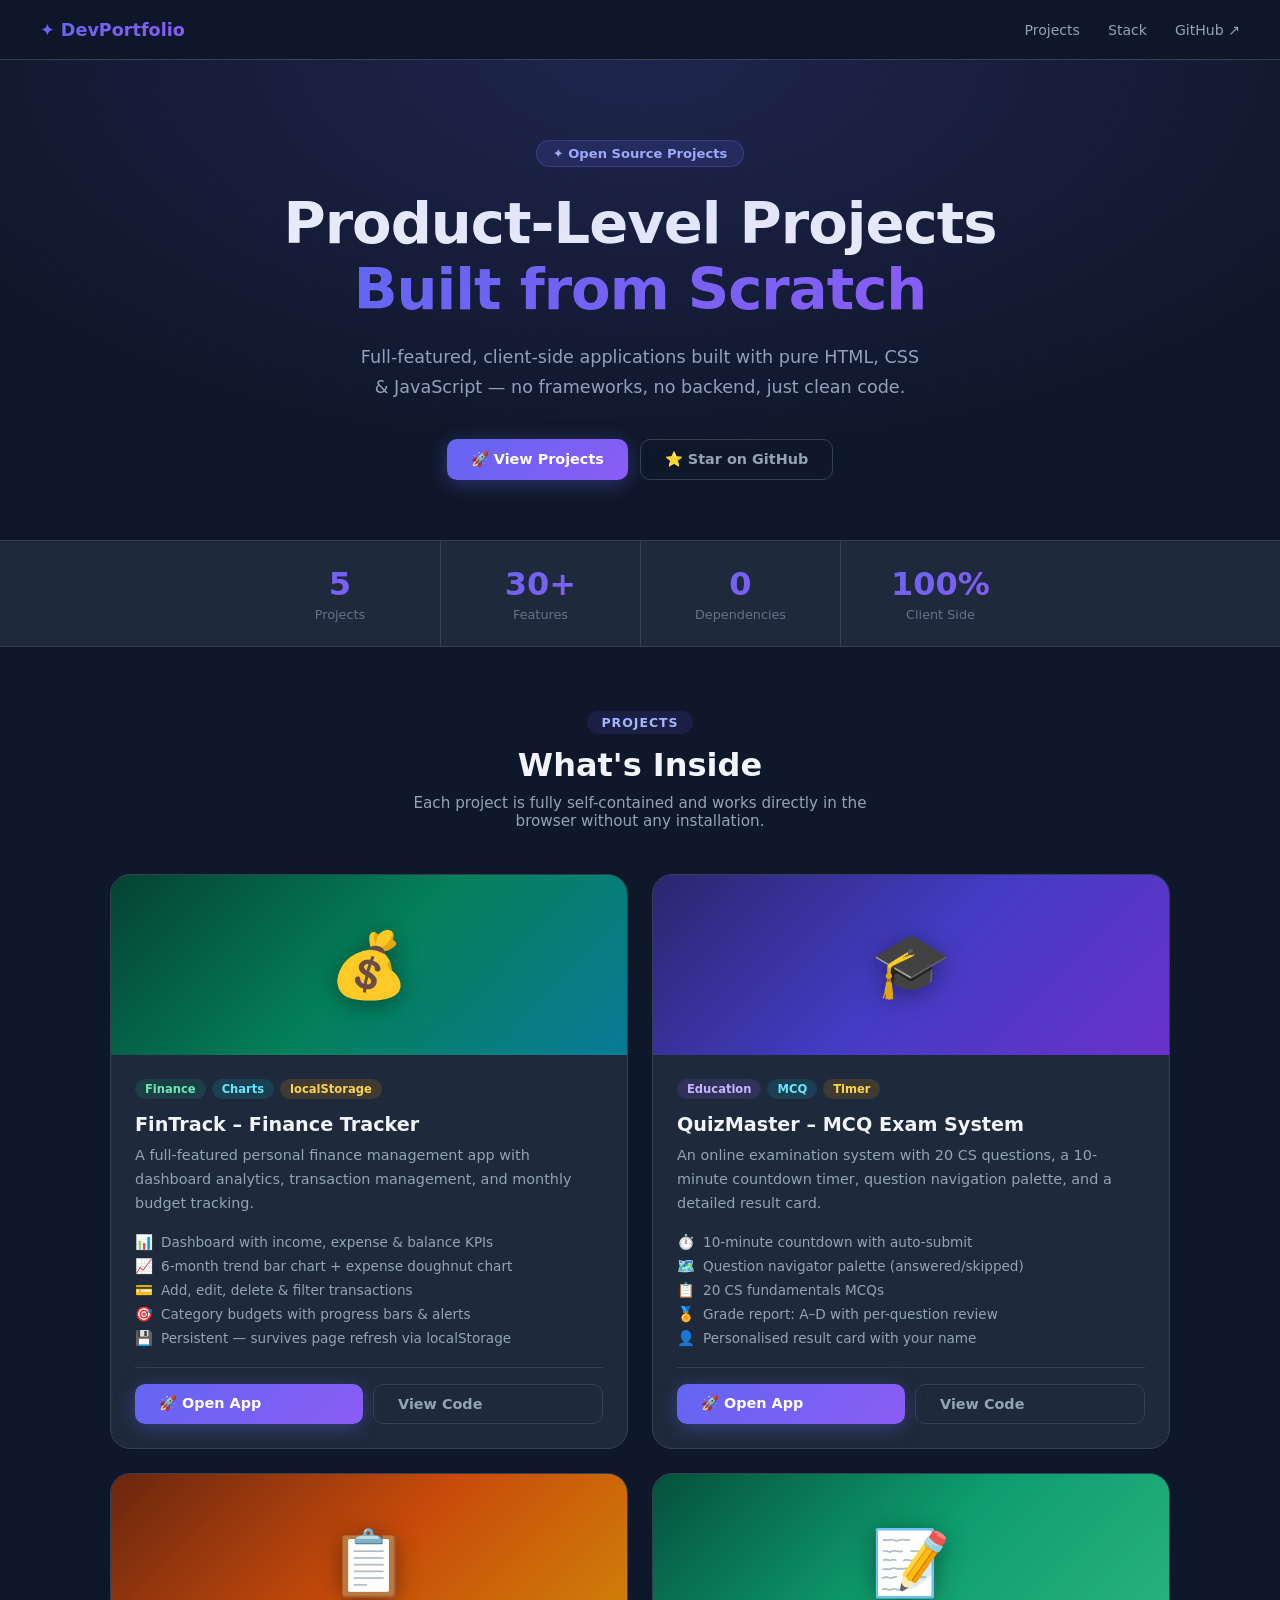
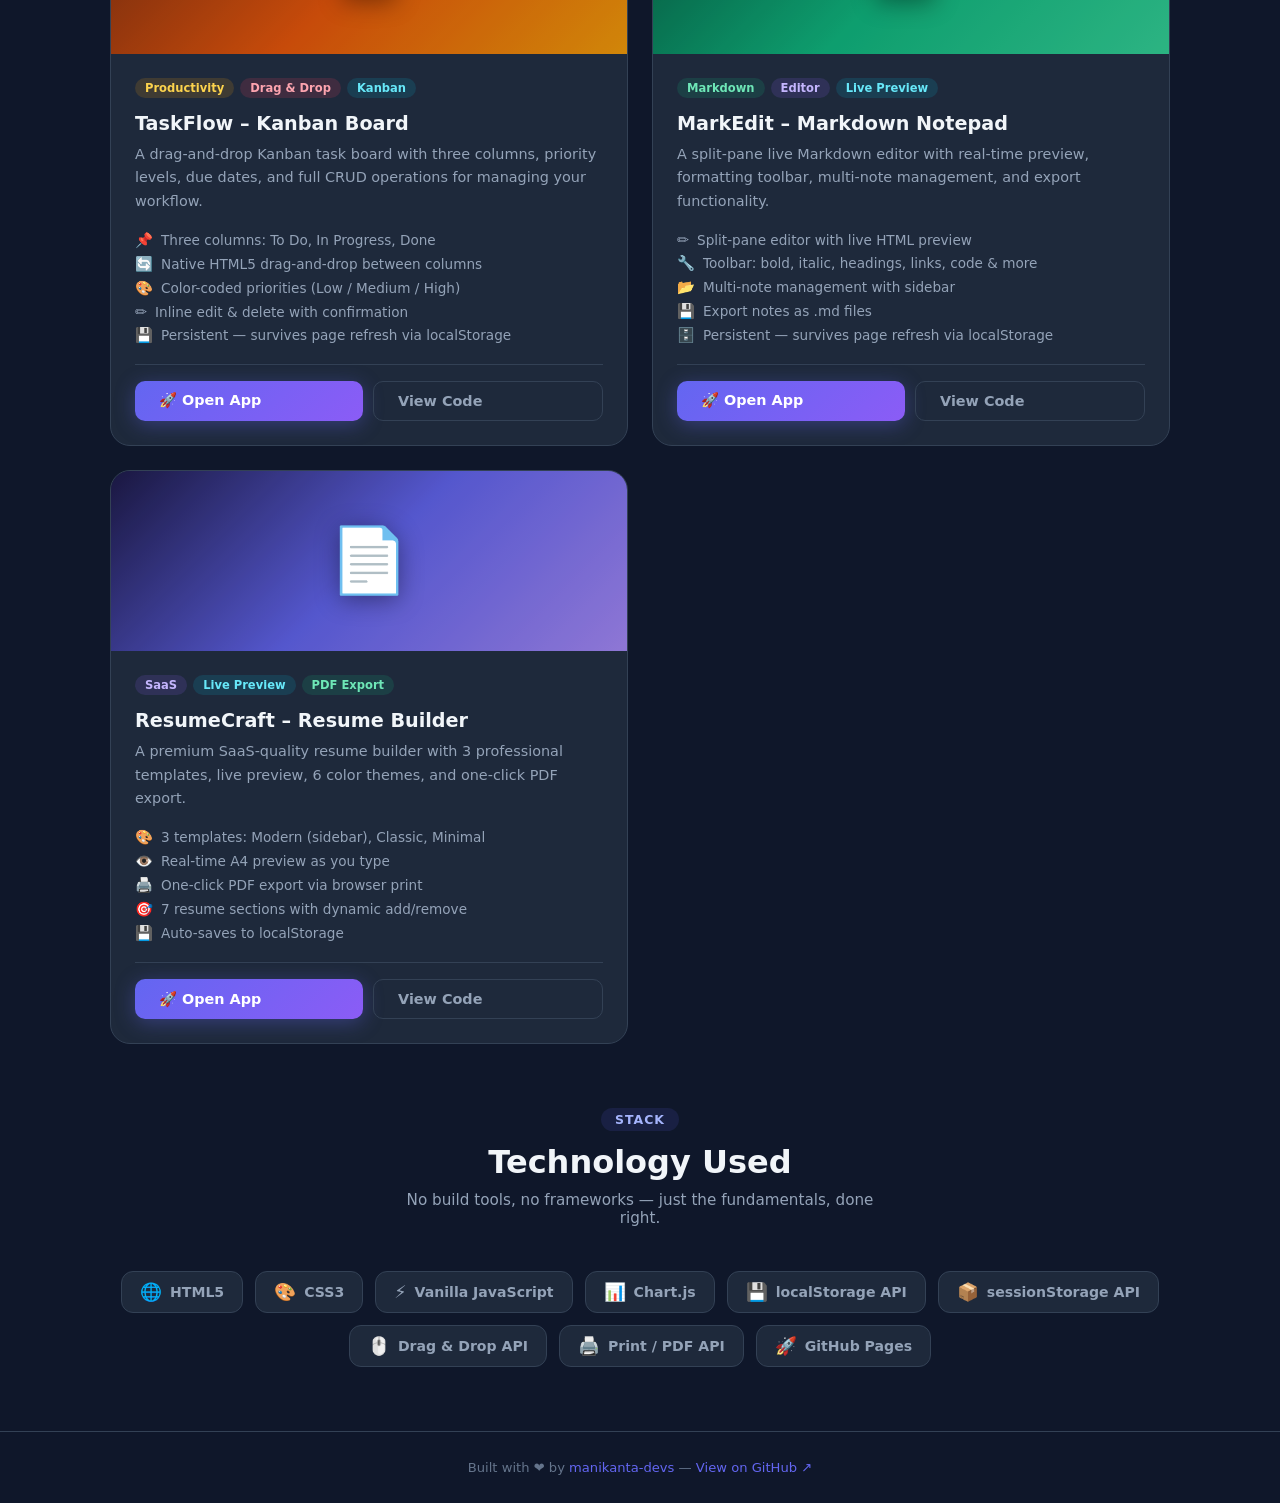
<file: result.html>
<!DOCTYPE html>
<html lang="en">
<head>
  <meta charset="UTF-8" />
  <meta name="viewport" content="width=device-width, initial-scale=1.0" />
  <title>Result – QuizMaster</title>
  <link rel="stylesheet" href="style.css" />
</head>
<body>

  <!-- NAVBAR -->
  <nav class="navbar">
    <a href="quiz-home.html" class="logo"><span>Q</span>QuizMaster</a>
    <div class="nav-links">
      <a href="quiz-home.html">Home</a>
      <a href="quiz.html">Retake</a>
    </div>
  </nav>

  <div class="container">

    <!-- RESULT CARD -->
    <div class="card">
      <div class="result-hero">
        <div class="result-emoji" id="result-emoji">🎉</div>
        <div class="result-grade" id="result-grade">A</div>
        <h1 class="result-title" id="result-title">Excellent Performance!</h1>
        <p class="result-subtitle" id="result-name-display">—</p>
        <p style="color:var(--text-light);font-size:0.9rem;" id="result-time">Time taken: —</p>
      </div>

      <!-- Score breakdown -->
      <div class="score-breakdown">
        <div class="score-item">
          <div class="score-val text-success" id="score-correct">0</div>
          <div class="score-lbl">✅ Correct</div>
        </div>
        <div class="score-item">
          <div class="score-val text-danger" id="score-wrong">0</div>
          <div class="score-lbl">❌ Wrong</div>
        </div>
        <div class="score-item">
          <div class="score-val text-warning" id="score-skipped">0</div>
          <div class="score-lbl">⏭️ Skipped</div>
        </div>
        <div class="score-item">
          <div class="score-val text-primary" id="score-percent">0%</div>
          <div class="score-lbl">📊 Score</div>
        </div>
      </div>

      <div style="text-align:center;margin-top:8px;display:flex;gap:12px;flex-wrap:wrap;justify-content:center;">
        <a href="quiz.html" class="btn btn-primary">🔄 Retake Exam</a>
        <a href="index.html" class="btn btn-outline">🏠 Home</a>
        <button class="btn btn-outline" onclick="window.print()">🖨️ Print Result</button>
      </div>
    </div>

    <!-- ANSWER REVIEW -->
    <div class="card">
      <div class="review-section">
        <h3>📖 Answer Review</h3>
        <div id="review-list"></div>
      </div>
    </div>

  </div>

  <footer>
    <p>QuizMaster &copy; 2026 &mdash; Academic MCQ Exam System</p>
  </footer>

  <script src="questions.js"></script>
  <script>
    // Load result from sessionStorage
    const result = JSON.parse(sessionStorage.getItem('quizResult'));
    if (!result) {
      window.location.href = 'index.html';
    } else {
      const { name, roll, answers, timeTaken } = result;
      let correct = 0, wrong = 0, skipped = 0;

      questions.forEach((q, i) => {
        if (answers[i] === null || answers[i] === undefined) {
          skipped++;
        } else if (answers[i] === q.answer) {
          correct++;
        } else {
          wrong++;
        }
      });

      const total = questions.length;
      const pct = Math.round((correct / total) * 100);

      // Grade
      let grade, gradeClass, emoji, title;
      if (pct >= 90) {
        grade = 'A'; gradeClass = 'grade-a'; emoji = '🏆'; title = 'Excellent Performance!';
      } else if (pct >= 70) {
        grade = 'B'; gradeClass = 'grade-b'; emoji = '👍'; title = 'Good Job!';
      } else if (pct >= 50) {
        grade = 'C'; gradeClass = 'grade-c'; emoji = '📚'; title = 'Average Performance';
      } else {
        grade = 'D'; gradeClass = 'grade-d'; emoji = '💪'; title = 'Keep Practicing!';
      }

      document.getElementById('result-emoji').textContent = emoji;
      document.getElementById('result-grade').textContent = grade;
      document.getElementById('result-grade').className = 'result-grade ' + gradeClass;
      document.getElementById('result-title').textContent = title;
      document.getElementById('result-name-display').textContent =
        name + (roll ? '  ·  Roll No: ' + roll : '') + '  ·  Score: ' + correct + '/' + total;

      const mins = Math.floor(timeTaken / 60);
      const secs = timeTaken % 60;
      document.getElementById('result-time').textContent =
        'Time taken: ' + mins + 'm ' + secs + 's';

      document.getElementById('score-correct').textContent = correct;
      document.getElementById('score-wrong').textContent = wrong;
      document.getElementById('score-skipped').textContent = skipped;
      document.getElementById('score-percent').textContent = pct + '%';

      // Review
      const reviewList = document.getElementById('review-list');
      questions.forEach((q, i) => {
        const userAns = answers[i];
        const isCorrect = userAns === q.answer;
        const isSkipped = userAns === null || userAns === undefined;

        const item = document.createElement('div');
        item.className = 'review-item';

        let statusHtml = '';
        if (isSkipped) {
          statusHtml = `<div class="review-answer"><span class="dot dot-skipped"></span> <span style="color:var(--text-light)">Skipped</span></div>`;
        } else if (isCorrect) {
          statusHtml = `<div class="review-answer"><span class="dot dot-correct"></span> <span style="color:var(--success)">Your answer: <strong>${q.options[userAns]}</strong> ✓</span></div>`;
        } else {
          statusHtml = `
            <div class="review-answer"><span class="dot dot-wrong"></span> <span style="color:var(--danger)">Your answer: <strong>${q.options[userAns]}</strong> ✗</span></div>
            <div class="review-answer"><span class="dot dot-correct"></span> <span style="color:var(--success)">Correct answer: <strong>${q.options[q.answer]}</strong></span></div>
          `;
        }

        item.innerHTML = `
          <div class="q-text">Q${i + 1}. ${q.question}</div>
          ${statusHtml}
        `;
        reviewList.appendChild(item);
      });
    }
  </script>
</body>
</html>
</file>
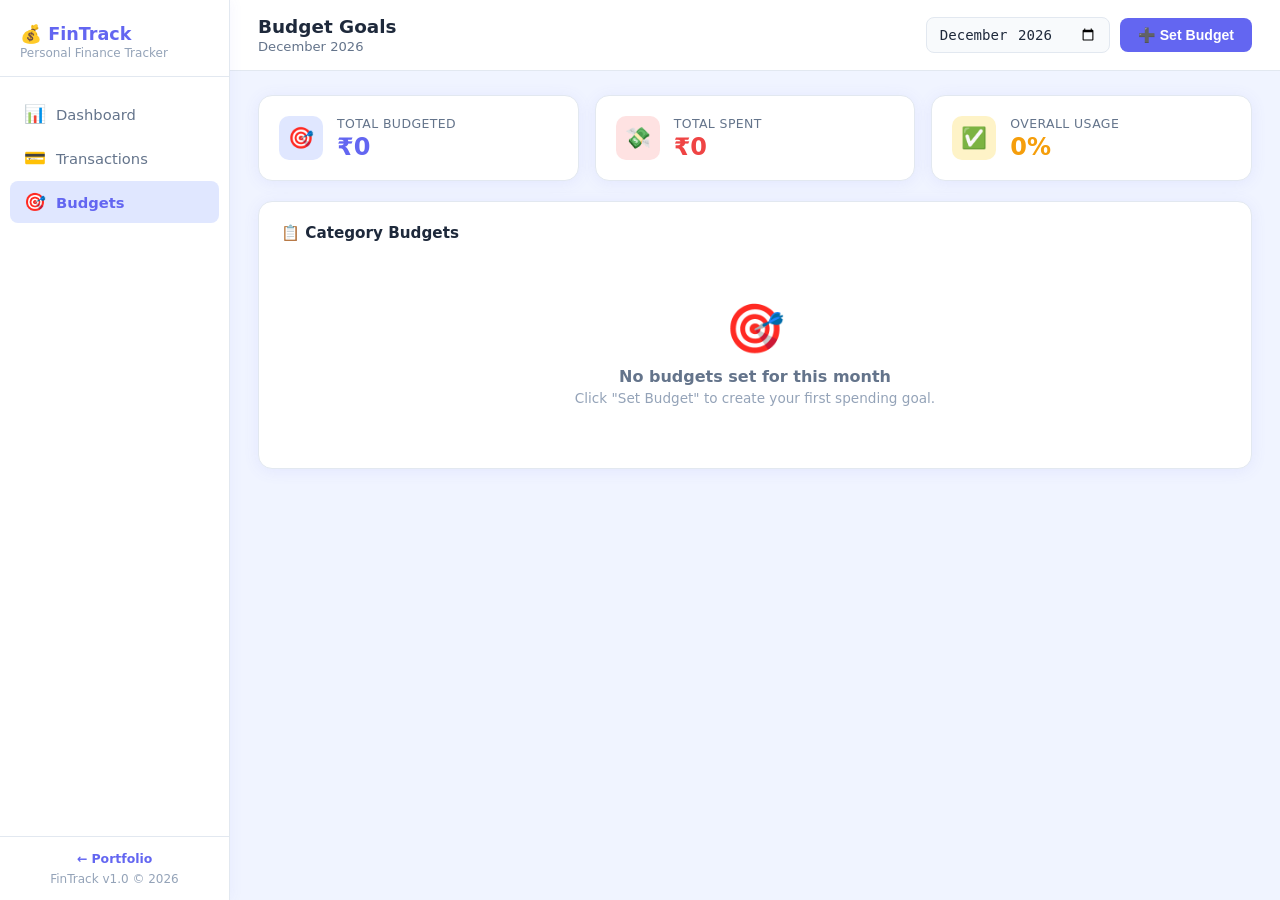
<file: finance/budget.html>
<!DOCTYPE html>
<html lang="en">
<head>
  <meta charset="UTF-8"/>
  <meta name="viewport" content="width=device-width,initial-scale=1.0"/>
  <title>Budgets – FinTrack</title>
  <link rel="stylesheet" href="style.css"/>
</head>
<body>
<div class="app-wrapper">

  <!-- SIDEBAR -->
  <aside class="sidebar">
    <div class="brand">
      <h1>💰 FinTrack</h1>
      <p>Personal Finance Tracker</p>
    </div>
    <nav>
      <a href="index.html"        class="nav-item"><span class="nav-icon">📊</span> Dashboard</a>
      <a href="transactions.html" class="nav-item"><span class="nav-icon">💳</span> Transactions</a>
      <a href="budget.html"       class="nav-item active"><span class="nav-icon">🎯</span> Budgets</a>
    </nav>
    <div class="sidebar-footer">
      <a href="../index.html" style="color:var(--primary);font-weight:600;text-decoration:none;font-size:0.78rem;">← Portfolio</a>
      <div style="margin-top:6px;">FinTrack v1.0 &copy; 2026</div>
    </div>
  </aside>

  <!-- MAIN -->
  <div class="main">
    <div class="topbar">
      <div>
        <div style="font-size:1.15rem;font-weight:700;">Budget Goals</div>
        <div class="page-subtitle" id="month-label">—</div>
      </div>
      <div class="topbar-right">
        <input type="month" class="month-picker" id="month-picker"/>
        <button class="btn btn-primary" onclick="openAddBudgetModal()">➕ Set Budget</button>
      </div>
    </div>

    <div class="content">

      <!-- Overview cards -->
      <div class="summary-grid" style="grid-template-columns:repeat(3,1fr);margin-bottom:20px;">
        <div class="summary-card sc-balance">
          <div class="summary-icon">🎯</div>
          <div class="summary-info">
            <div class="label">Total Budgeted</div>
            <div class="value text-primary" id="b-total">—</div>
          </div>
        </div>
        <div class="summary-card sc-expense">
          <div class="summary-icon">💸</div>
          <div class="summary-info">
            <div class="label">Total Spent</div>
            <div class="value text-danger" id="b-spent">—</div>
          </div>
        </div>
        <div class="summary-card sc-savings">
          <div class="summary-icon">✅</div>
          <div class="summary-info">
            <div class="label">Overall Usage</div>
            <div class="value text-warning" id="b-pct">—</div>
          </div>
        </div>
      </div>

      <!-- Budget list -->
      <div class="card">
        <div class="card-header">
          <span class="card-title">📋 Category Budgets</span>
          <span id="budget-info" style="font-size:0.82rem;color:var(--text-3);"></span>
        </div>
        <div id="budget-list-container">
          <div class="empty-state">
            <div class="empty-icon">🎯</div>
            <h3>No budgets set</h3>
            <p>Set a budget for each spending category to track your limits.</p>
          </div>
        </div>
      </div>

      <!-- Unbudgeted categories -->
      <div class="card" id="unbudgeted-card" style="display:none;margin-top:20px;">
        <div class="card-header">
          <span class="card-title">📌 Unbudgeted Spending</span>
          <span style="font-size:0.82rem;color:var(--text-3);">Categories with spending but no budget set</span>
        </div>
        <div id="unbudgeted-list"></div>
      </div>

    </div>
  </div>
</div>

<!-- ADD / EDIT BUDGET MODAL -->
<div class="modal-backdrop" id="budget-modal" style="display:none;">
  <div class="modal">
    <div class="modal-header">
      <h3 id="bmodal-title">Set Budget</h3>
      <button class="btn btn-outline btn-sm btn-icon" onclick="closeBudgetModal()">✕</button>
    </div>
    <div class="modal-body">
      <div class="form-group">
        <label>Category</label>
        <select id="b-category"></select>
      </div>
      <div class="form-group">
        <label>Budget Amount (₹)</label>
        <input type="number" id="b-amount" placeholder="e.g. 5000" min="1" step="1"/>
      </div>
      <p style="font-size:0.82rem;color:var(--text-2);margin-top:4px;">
        💡 Set the maximum amount you plan to spend in this category this month.
      </p>
      <p id="bmodal-error" style="color:var(--danger);font-size:0.83rem;display:none;margin-top:8px;"></p>
    </div>
    <div class="modal-footer">
      <button class="btn btn-outline" onclick="closeBudgetModal()">Cancel</button>
      <button class="btn btn-primary" onclick="saveBudget()">Save Budget</button>
    </div>
  </div>
</div>

<!-- DELETE CONFIRM MODAL -->
<div class="modal-backdrop" id="del-modal" style="display:none;">
  <div class="modal" style="max-width:360px;">
    <div class="modal-header">
      <h3>Remove Budget</h3>
      <button class="btn btn-outline btn-sm btn-icon" onclick="closeDeleteModal()">✕</button>
    </div>
    <div class="modal-body">
      <p style="font-size:0.92rem;color:var(--text-2);">Remove the budget for <strong id="del-cat-name"></strong>? This won't affect your transactions.</p>
    </div>
    <div class="modal-footer">
      <button class="btn btn-outline" onclick="closeDeleteModal()">Cancel</button>
      <button class="btn btn-danger" onclick="confirmDeleteBudget()">Remove</button>
    </div>
  </div>
</div>

<div id="toast-container"></div>

<script src="app.js"></script>
<script src="budget.js"></script>
</body>
</html>
</file>
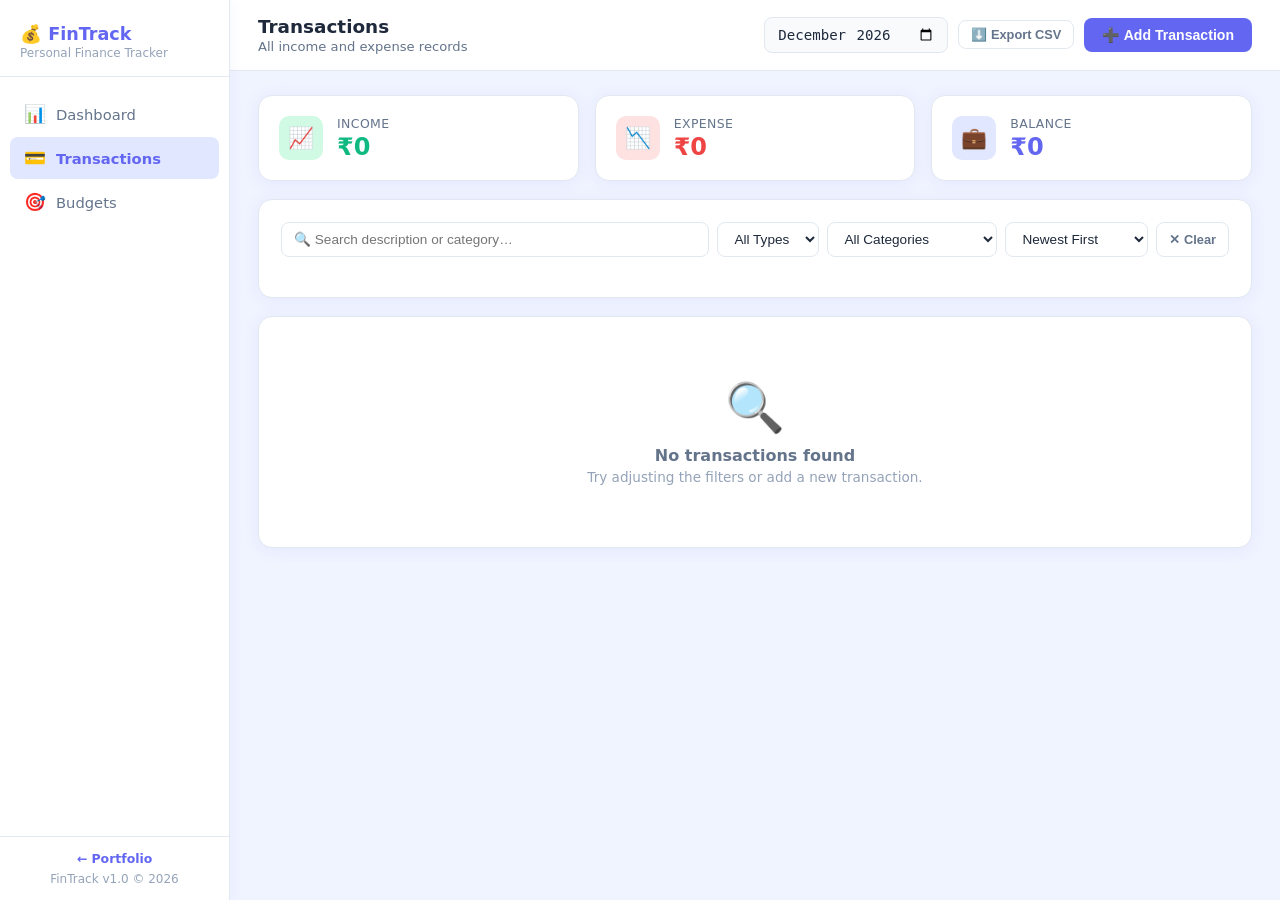
<file: finance/transactions.html>
<!DOCTYPE html>
<html lang="en">
<head>
  <meta charset="UTF-8"/>
  <meta name="viewport" content="width=device-width,initial-scale=1.0"/>
  <title>Transactions – FinTrack</title>
  <link rel="stylesheet" href="style.css"/>
</head>
<body>
<div class="app-wrapper">

  <!-- SIDEBAR -->
  <aside class="sidebar">
    <div class="brand">
      <h1>💰 FinTrack</h1>
      <p>Personal Finance Tracker</p>
    </div>
    <nav>
      <a href="index.html"        class="nav-item"><span class="nav-icon">📊</span> Dashboard</a>
      <a href="transactions.html" class="nav-item active"><span class="nav-icon">💳</span> Transactions</a>
      <a href="budget.html"       class="nav-item"><span class="nav-icon">🎯</span> Budgets</a>
    </nav>
    <div class="sidebar-footer">
      <a href="../index.html" style="color:var(--primary);font-weight:600;text-decoration:none;font-size:0.78rem;">← Portfolio</a>
      <div style="margin-top:6px;">FinTrack v1.0 &copy; 2026</div>
    </div>
  </aside>

  <!-- MAIN -->
  <div class="main">
    <div class="topbar">
      <div>
        <div style="font-size:1.15rem;font-weight:700;">Transactions</div>
        <div class="page-subtitle">All income and expense records</div>
      </div>
      <div class="topbar-right">
        <input type="month" class="month-picker" id="month-picker"/>
        <button class="btn btn-outline btn-sm" onclick="exportCSV()" title="Export filtered transactions as CSV">⬇️ Export CSV</button>
        <button class="btn btn-primary" onclick="openAddModal()">➕ Add Transaction</button>
      </div>
    </div>

    <div class="content">

      <!-- Summary strip -->
      <div class="summary-grid" style="grid-template-columns:repeat(3,1fr);margin-bottom:18px;">
        <div class="summary-card sc-income">
          <div class="summary-icon">📈</div>
          <div class="summary-info">
            <div class="label">Income</div>
            <div class="value text-success" id="s-income">—</div>
          </div>
        </div>
        <div class="summary-card sc-expense">
          <div class="summary-icon">📉</div>
          <div class="summary-info">
            <div class="label">Expense</div>
            <div class="value text-danger" id="s-expense">—</div>
          </div>
        </div>
        <div class="summary-card sc-balance">
          <div class="summary-icon">💼</div>
          <div class="summary-info">
            <div class="label">Balance</div>
            <div class="value text-primary" id="s-balance">—</div>
          </div>
        </div>
      </div>

      <!-- Filters -->
      <div class="card" style="margin-bottom:18px;">
        <div class="filter-bar">
          <input type="text" id="f-search" placeholder="🔍 Search description or category…"/>
          <select id="f-type">
            <option value="">All Types</option>
            <option value="income">Income</option>
            <option value="expense">Expense</option>
          </select>
          <select id="f-category">
            <option value="">All Categories</option>
          </select>
          <select id="f-sort">
            <option value="date_desc">Newest First</option>
            <option value="date_asc">Oldest First</option>
            <option value="amount_desc">Highest Amount</option>
            <option value="amount_asc">Lowest Amount</option>
          </select>
          <button class="btn btn-outline btn-sm" onclick="clearFilters()">✕ Clear</button>
        </div>
        <div id="filter-count" style="font-size:0.82rem;color:var(--text-3);"></div>
      </div>

      <!-- Transaction list -->
      <div class="card">
        <div id="tx-list-container">
          <div class="empty-state">
            <div class="empty-icon">💳</div>
            <h3>No transactions found</h3>
            <p>Add one using the button above.</p>
          </div>
        </div>
      </div>

    </div>
  </div>
</div>

<!-- ADD / EDIT MODAL -->
<div class="modal-backdrop" id="add-modal" style="display:none;">
  <div class="modal">
    <div class="modal-header">
      <h3 id="modal-title">Add Transaction</h3>
      <button class="btn btn-outline btn-sm btn-icon" onclick="closeModal()">✕</button>
    </div>
    <div class="modal-body">
      <div class="type-toggle">
        <button class="type-btn active income" id="type-income"  onclick="setType('income')">📈 Income</button>
        <button class="type-btn expense"        id="type-expense" onclick="setType('expense')">📉 Expense</button>
      </div>
      <div class="form-row">
        <div class="form-group">
          <label>Amount (₹)</label>
          <input type="number" id="f-amount" placeholder="0" min="1" step="0.01"/>
        </div>
        <div class="form-group">
          <label>Date</label>
          <input type="date" id="f-date"/>
        </div>
      </div>
      <div class="form-group">
        <label>Category</label>
        <select id="f-category-modal"></select>
      </div>
      <div class="form-group">
        <label>Description <span style="color:var(--text-3);font-weight:400">(optional)</span></label>
        <input type="text" id="f-desc" placeholder="e.g. Monthly groceries"/>
      </div>
      <p id="modal-error" style="color:var(--danger);font-size:0.83rem;display:none;"></p>
    </div>
    <div class="modal-footer">
      <button class="btn btn-outline" onclick="closeModal()">Cancel</button>
      <button class="btn btn-primary" id="save-btn" onclick="saveTransaction()">Save</button>
    </div>
  </div>
</div>

<!-- DELETE CONFIRM MODAL -->
<div class="modal-backdrop" id="del-modal" style="display:none;">
  <div class="modal" style="max-width:360px;">
    <div class="modal-header">
      <h3>Delete Transaction</h3>
      <button class="btn btn-outline btn-sm btn-icon" onclick="closeDeleteModal()">✕</button>
    </div>
    <div class="modal-body">
      <p style="font-size:0.92rem;color:var(--text-2);">Are you sure you want to delete this transaction? This action cannot be undone.</p>
    </div>
    <div class="modal-footer">
      <button class="btn btn-outline" onclick="closeDeleteModal()">Cancel</button>
      <button class="btn btn-danger" onclick="confirmDelete()">Delete</button>
    </div>
  </div>
</div>

<div id="toast-container"></div>

<script src="app.js"></script>
<script src="transactions.js"></script>
</body>
</html>
</file>
<file: markedit/style.css>
/* ===== Reset & Base ===== */
*,
*::before,
*::after {
    margin: 0;
    padding: 0;
    box-sizing: border-box;
}

:root {
    --primary: #10b981;
    --primary-dark: #059669;
    --primary-light: #d1fae5;
    --bg: #f8fafb;
    --surface: #ffffff;
    --text: #1e293b;
    --text-muted: #64748b;
    --border: #e2e8f0;
    --border-light: #f1f5f9;
    --shadow-sm: 0 1px 2px rgba(0, 0, 0, 0.05);
    --shadow: 0 1px 3px rgba(0, 0, 0, 0.1), 0 1px 2px rgba(0, 0, 0, 0.06);
    --shadow-md: 0 4px 6px rgba(0, 0, 0, 0.07), 0 2px 4px rgba(0, 0, 0, 0.06);
    --radius: 8px;
    --radius-sm: 4px;
    --font: 'Segoe UI', system-ui, -apple-system, sans-serif;
    --font-mono: 'Cascadia Code', 'Fira Code', 'JetBrains Mono', 'Consolas', monospace;
    --sidebar-width: 260px;
    --navbar-height: 56px;
    --toolbar-height: 44px;
    --title-height: 48px;
}

html, body {
    height: 100%;
    font-family: var(--font);
    background: var(--bg);
    color: var(--text);
    font-size: 15px;
    line-height: 1.6;
}

/* ===== Navbar ===== */
.navbar {
    display: flex;
    align-items: center;
    justify-content: space-between;
    height: var(--navbar-height);
    padding: 0 20px;
    background: var(--surface);
    border-bottom: 1px solid var(--border);
    box-shadow: var(--shadow-sm);
    position: sticky;
    top: 0;
    z-index: 100;
}

.navbar-left {
    display: flex;
    align-items: center;
    gap: 20px;
}

.back-link {
    color: var(--text-muted);
    text-decoration: none;
    font-size: 13px;
    padding: 4px 10px;
    border-radius: var(--radius-sm);
    transition: all 0.2s;
    white-space: nowrap;
}

.back-link:hover {
    color: var(--primary-dark);
    background: var(--primary-light);
}

.navbar-brand {
    display: flex;
    align-items: baseline;
    gap: 10px;
}

.navbar-brand h1 {
    font-size: 20px;
    font-weight: 700;
    color: var(--text);
    letter-spacing: -0.3px;
}

.navbar-subtitle {
    font-size: 13px;
    color: var(--text-muted);
    font-weight: 400;
}

.navbar-right {
    display: flex;
    align-items: center;
    gap: 12px;
}

.nav-btn {
    background: var(--surface);
    border: 1px solid var(--border);
    color: var(--text);
    padding: 6px 14px;
    border-radius: var(--radius-sm);
    font-size: 13px;
    font-family: var(--font);
    cursor: pointer;
    transition: all 0.2s;
    white-space: nowrap;
}

.nav-btn:hover {
    border-color: var(--primary);
    color: var(--primary-dark);
    background: var(--primary-light);
}

.counters {
    display: flex;
    align-items: center;
    gap: 6px;
    font-size: 12px;
    color: var(--text-muted);
    padding: 4px 10px;
    background: var(--border-light);
    border-radius: var(--radius-sm);
    white-space: nowrap;
}

.counter-sep {
    color: var(--border);
}

/* ===== App Layout ===== */
.app-container {
    display: flex;
    height: calc(100vh - var(--navbar-height));
    overflow: hidden;
}

/* ===== Sidebar ===== */
.sidebar {
    width: var(--sidebar-width);
    min-width: var(--sidebar-width);
    background: var(--surface);
    border-right: 1px solid var(--border);
    display: flex;
    flex-direction: column;
    overflow: hidden;
    transition: margin-left 0.3s ease, opacity 0.3s ease;
}

.sidebar.collapsed {
    margin-left: calc(-1 * var(--sidebar-width));
    opacity: 0;
    pointer-events: none;
}

.sidebar-header {
    display: flex;
    align-items: center;
    justify-content: space-between;
    padding: 16px;
    border-bottom: 1px solid var(--border);
}

.sidebar-header h2 {
    font-size: 15px;
    font-weight: 600;
    color: var(--text);
}

.btn-new-note {
    background: var(--primary);
    color: #fff;
    border: none;
    padding: 5px 12px;
    border-radius: var(--radius-sm);
    font-size: 13px;
    font-family: var(--font);
    cursor: pointer;
    transition: background 0.2s;
}

.btn-new-note:hover {
    background: var(--primary-dark);
}

.notes-list {
    list-style: none;
    overflow-y: auto;
    flex: 1;
    padding: 8px;
}

.notes-list li {
    padding: 10px 12px;
    border-radius: var(--radius-sm);
    cursor: pointer;
    transition: all 0.15s;
    margin-bottom: 2px;
    position: relative;
}

.notes-list li:hover {
    background: var(--border-light);
}

.notes-list li.active {
    background: var(--primary-light);
    border-left: 3px solid var(--primary);
}

.note-item-title {
    font-size: 14px;
    font-weight: 500;
    color: var(--text);
    display: block;
    white-space: nowrap;
    overflow: hidden;
    text-overflow: ellipsis;
    padding-right: 24px;
}

.note-item-date {
    font-size: 11px;
    color: var(--text-muted);
    margin-top: 2px;
    display: block;
}

.note-delete-btn {
    position: absolute;
    top: 8px;
    right: 8px;
    background: none;
    border: none;
    color: var(--text-muted);
    cursor: pointer;
    font-size: 14px;
    padding: 2px 4px;
    border-radius: 3px;
    opacity: 0;
    transition: all 0.15s;
    line-height: 1;
}

.notes-list li:hover .note-delete-btn {
    opacity: 1;
}

.note-delete-btn:hover {
    background: #fee2e2;
    color: #dc2626;
}

/* ===== Main Content ===== */
.main-content {
    flex: 1;
    display: flex;
    flex-direction: column;
    overflow: hidden;
    min-width: 0;
}

/* Title bar */
.note-title-bar {
    padding: 8px 16px;
    background: var(--surface);
    border-bottom: 1px solid var(--border-light);
}

.note-title-input {
    width: 100%;
    border: none;
    outline: none;
    font-size: 18px;
    font-weight: 600;
    font-family: var(--font);
    color: var(--text);
    background: transparent;
    padding: 4px 0;
}

.note-title-input::placeholder {
    color: var(--text-muted);
    font-weight: 400;
}

/* ===== Toolbar ===== */
.toolbar {
    display: flex;
    align-items: center;
    gap: 2px;
    padding: 6px 16px;
    background: var(--surface);
    border-bottom: 1px solid var(--border);
    flex-wrap: wrap;
}

.tool-btn {
    background: transparent;
    border: 1px solid transparent;
    color: var(--text);
    padding: 4px 10px;
    border-radius: var(--radius-sm);
    font-size: 13px;
    font-family: var(--font);
    cursor: pointer;
    transition: all 0.15s;
    white-space: nowrap;
}

.tool-btn:hover {
    background: var(--primary-light);
    border-color: var(--primary);
    color: var(--primary-dark);
}

.toolbar-sep {
    width: 1px;
    height: 20px;
    background: var(--border);
    margin: 0 4px;
}

/* ===== Editor / Preview Split ===== */
.editor-preview-container {
    flex: 1;
    display: flex;
    overflow: hidden;
}

.pane {
    flex: 1;
    display: flex;
    flex-direction: column;
    min-width: 0;
    overflow: hidden;
}

.editor-pane {
    border-right: 1px solid var(--border);
}

.pane-header {
    display: flex;
    align-items: center;
    justify-content: space-between;
    padding: 6px 16px;
    background: var(--border-light);
    border-bottom: 1px solid var(--border);
    font-size: 12px;
    font-weight: 600;
    color: var(--text-muted);
    text-transform: uppercase;
    letter-spacing: 0.5px;
}

.mobile-toggle {
    display: none;
    background: transparent;
    border: 1px solid var(--border);
    padding: 3px 10px;
    border-radius: var(--radius-sm);
    font-size: 12px;
    font-family: var(--font);
    color: var(--text-muted);
    cursor: pointer;
    transition: all 0.15s;
}

.mobile-toggle.active {
    background: var(--primary);
    color: #fff;
    border-color: var(--primary);
}

.editor-textarea {
    flex: 1;
    width: 100%;
    border: none;
    outline: none;
    resize: none;
    padding: 16px;
    font-family: var(--font-mono);
    font-size: 14px;
    line-height: 1.7;
    color: var(--text);
    background: var(--surface);
    tab-size: 4;
}

.editor-textarea::placeholder {
    color: var(--text-muted);
}

/* ===== Preview ===== */
.preview-content {
    flex: 1;
    overflow-y: auto;
    padding: 20px 24px;
    background: var(--surface);
}

/* Preview typography */
.preview-content h1 {
    font-size: 28px;
    font-weight: 700;
    margin: 0 0 16px 0;
    padding-bottom: 8px;
    border-bottom: 2px solid var(--border);
    color: var(--text);
    line-height: 1.3;
}

.preview-content h2 {
    font-size: 22px;
    font-weight: 600;
    margin: 24px 0 12px 0;
    padding-bottom: 6px;
    border-bottom: 1px solid var(--border);
    color: var(--text);
    line-height: 1.3;
}

.preview-content h3 {
    font-size: 18px;
    font-weight: 600;
    margin: 20px 0 10px 0;
    color: var(--text);
}

.preview-content h4 {
    font-size: 16px;
    font-weight: 600;
    margin: 18px 0 8px 0;
    color: var(--text);
}

.preview-content h5 {
    font-size: 14px;
    font-weight: 600;
    margin: 16px 0 6px 0;
    color: var(--text);
}

.preview-content h6 {
    font-size: 13px;
    font-weight: 600;
    margin: 14px 0 6px 0;
    color: var(--text-muted);
}

.preview-content p {
    margin: 0 0 12px 0;
    line-height: 1.7;
}

.preview-content a {
    color: var(--primary-dark);
    text-decoration: underline;
    text-underline-offset: 2px;
}

.preview-content a:hover {
    color: var(--primary);
}

.preview-content img {
    max-width: 100%;
    height: auto;
    border-radius: var(--radius);
    margin: 8px 0;
}

.preview-content code {
    background: #f1f5f9;
    color: #e11d48;
    padding: 2px 6px;
    border-radius: 3px;
    font-family: var(--font-mono);
    font-size: 0.9em;
}

.preview-content pre {
    background: #1e293b;
    color: #e2e8f0;
    padding: 16px;
    border-radius: var(--radius);
    overflow-x: auto;
    margin: 12px 0;
    line-height: 1.6;
}

.preview-content pre code {
    background: none;
    color: inherit;
    padding: 0;
    font-size: 13px;
}

.preview-content blockquote {
    border-left: 4px solid var(--primary);
    margin: 12px 0;
    padding: 8px 16px;
    background: var(--primary-light);
    color: var(--text);
    border-radius: 0 var(--radius-sm) var(--radius-sm) 0;
}

.preview-content blockquote p {
    margin: 0;
}

.preview-content ul,
.preview-content ol {
    margin: 8px 0 12px 24px;
    line-height: 1.8;
}

.preview-content li {
    margin-bottom: 4px;
}

.preview-content hr {
    border: none;
    height: 2px;
    background: var(--border);
    margin: 24px 0;
    border-radius: 1px;
}

.preview-content strong {
    font-weight: 600;
}

.preview-content em {
    font-style: italic;
}

/* ===== Toast Notifications ===== */
.toast-container {
    position: fixed;
    bottom: 24px;
    right: 24px;
    z-index: 1000;
    display: flex;
    flex-direction: column-reverse;
    gap: 8px;
}

.toast {
    background: var(--text);
    color: #fff;
    padding: 10px 20px;
    border-radius: var(--radius);
    font-size: 14px;
    font-family: var(--font);
    box-shadow: var(--shadow-md);
    animation: toast-in 0.3s ease;
    transition: opacity 0.3s, transform 0.3s;
    max-width: 320px;
}

.toast.toast-success {
    background: var(--primary-dark);
}

.toast.toast-error {
    background: #dc2626;
}

.toast.toast-out {
    opacity: 0;
    transform: translateY(10px);
}

@keyframes toast-in {
    from {
        opacity: 0;
        transform: translateY(20px);
    }
    to {
        opacity: 1;
        transform: translateY(0);
    }
}

/* ===== Responsive ===== */
@media (max-width: 768px) {
    .navbar {
        padding: 0 12px;
        flex-wrap: wrap;
        height: auto;
        min-height: var(--navbar-height);
        gap: 4px;
        padding-bottom: 8px;
    }

    .navbar-left {
        gap: 10px;
    }

    .navbar-brand h1 {
        font-size: 17px;
    }

    .navbar-subtitle {
        display: none;
    }

    .counters {
        font-size: 11px;
    }

    .sidebar {
        position: fixed;
        top: var(--navbar-height);
        left: 0;
        bottom: 0;
        z-index: 50;
        box-shadow: var(--shadow-md);
    }

    .sidebar.collapsed {
        margin-left: calc(-1 * var(--sidebar-width));
    }

    .mobile-toggle {
        display: inline-block;
    }

    .editor-preview-container {
        flex-direction: column;
    }

    .editor-pane {
        border-right: none;
    }

    .pane.hidden-mobile {
        display: none;
    }

    .toolbar {
        padding: 4px 8px;
        gap: 1px;
    }

    .tool-btn {
        padding: 4px 6px;
        font-size: 12px;
    }
}

@media (max-width: 480px) {
    .back-link {
        font-size: 12px;
        padding: 3px 6px;
    }

    .nav-btn {
        padding: 5px 8px;
        font-size: 12px;
    }

    .note-title-input {
        font-size: 16px;
    }
}
</file>
<file: taskflow/style.css>
/* ===== Reset & Base ===== */
*,
*::before,
*::after {
  margin: 0;
  padding: 0;
  box-sizing: border-box;
}

:root {
  --primary: #6366f1;
  --primary-hover: #4f46e5;
  --primary-light: #e0e7ff;
  --bg: #f1f5f9;
  --surface: #ffffff;
  --text: #1e293b;
  --text-secondary: #64748b;
  --border: #e2e8f0;
  --shadow-sm: 0 1px 3px rgba(0, 0, 0, 0.08);
  --shadow-md: 0 4px 12px rgba(0, 0, 0, 0.1);
  --shadow-lg: 0 10px 30px rgba(0, 0, 0, 0.15);
  --radius: 10px;
  --radius-sm: 6px;
  --priority-low: #22c55e;
  --priority-medium: #f59e0b;
  --priority-high: #ef4444;
  --danger: #ef4444;
  --danger-hover: #dc2626;
  --transition: 0.2s ease;
}

html {
  font-size: 16px;
}

body {
  font-family: 'Segoe UI', system-ui, -apple-system, sans-serif;
  background: var(--bg);
  color: var(--text);
  min-height: 100vh;
  line-height: 1.5;
}

/* ===== Navbar ===== */
.navbar {
  background: var(--surface);
  border-bottom: 1px solid var(--border);
  box-shadow: var(--shadow-sm);
  position: sticky;
  top: 0;
  z-index: 100;
}

.navbar-inner {
  max-width: 1280px;
  margin: 0 auto;
  padding: 0.75rem 1.5rem;
  display: flex;
  align-items: center;
  justify-content: space-between;
}

.navbar-brand h1 {
  font-size: 1.35rem;
  font-weight: 700;
  color: var(--primary);
}

.navbar-subtitle {
  font-size: 0.8rem;
  color: var(--text-secondary);
  margin-left: 0.15rem;
}

.back-link {
  font-size: 0.875rem;
  color: var(--text-secondary);
  text-decoration: none;
  padding: 0.4rem 0.75rem;
  border-radius: var(--radius-sm);
  transition: background var(--transition), color var(--transition);
}

.back-link:hover {
  background: var(--primary-light);
  color: var(--primary);
}

/* ===== Board Container ===== */
.board-container {
  max-width: 1280px;
  margin: 0 auto;
  padding: 1.5rem;
}

.board-header {
  display: flex;
  justify-content: flex-end;
  align-items: center;
  gap: 10px;
  margin-bottom: 1.25rem;
  flex-wrap: wrap;
}

.task-search-input {
  flex: 1;
  min-width: 160px;
  max-width: 320px;
  padding: 8px 12px;
  border: 1px solid var(--border);
  border-radius: var(--radius-sm);
  background: var(--surface);
  color: var(--text-primary);
  font-size: 0.875rem;
  font-family: var(--font);
  outline: none;
  transition: border-color .15s;
}
.task-search-input:focus { border-color: var(--primary); }
.task-search-input::placeholder { color: var(--text-muted); }

.task-filter-select {
  padding: 8px 10px;
  border: 1px solid var(--border);
  border-radius: var(--radius-sm);
  background: var(--surface);
  color: var(--text-primary);
  font-size: 0.875rem;
  font-family: var(--font);
  cursor: pointer;
  outline: none;
  transition: border-color .15s;
}
.task-filter-select:focus { border-color: var(--primary); }

.board {
  display: grid;
  grid-template-columns: repeat(3, 1fr);
  gap: 1.25rem;
  align-items: start;
}

/* ===== Column ===== */
.column {
  background: var(--surface);
  border-radius: var(--radius);
  box-shadow: var(--shadow-sm);
  display: flex;
  flex-direction: column;
  min-height: 260px;
  overflow: hidden;
  transition: box-shadow var(--transition);
}

.column.drag-over {
  box-shadow: 0 0 0 2px var(--primary), var(--shadow-md);
}

.column-header {
  padding: 1rem 1.25rem;
  border-bottom: 1px solid var(--border);
}

.column-header h2 {
  font-size: 0.95rem;
  font-weight: 600;
  display: flex;
  align-items: center;
  gap: 0.5rem;
}

.task-count {
  display: inline-flex;
  align-items: center;
  justify-content: center;
  background: var(--primary-light);
  color: var(--primary);
  font-size: 0.75rem;
  font-weight: 700;
  min-width: 1.4rem;
  height: 1.4rem;
  border-radius: 999px;
  padding: 0 0.4rem;
}

/* ===== Task List ===== */
.task-list {
  padding: 0.75rem;
  flex: 1;
  display: flex;
  flex-direction: column;
  gap: 0.6rem;
  min-height: 60px;
}

/* ===== Empty State ===== */
.empty-state {
  display: none;
  flex-direction: column;
  align-items: center;
  justify-content: center;
  padding: 2rem 1rem;
  text-align: center;
  flex: 1;
}

.empty-state.visible {
  display: flex;
}

.empty-icon {
  font-size: 2rem;
  margin-bottom: 0.5rem;
}

.empty-state p {
  font-size: 0.85rem;
  color: var(--text-secondary);
}

.empty-hint {
  font-size: 0.75rem !important;
  margin-top: 0.25rem;
  opacity: 0.7;
}

/* ===== Task Card ===== */
.task-card {
  background: var(--surface);
  border: 1px solid var(--border);
  border-radius: var(--radius-sm);
  padding: 0.85rem 1rem;
  cursor: grab;
  transition: box-shadow var(--transition), transform var(--transition), opacity var(--transition);
  position: relative;
}

.task-card:hover {
  box-shadow: var(--shadow-md);
  transform: translateY(-1px);
}

.task-card.dragging {
  opacity: 0.4;
  transform: rotate(2deg);
}

.task-card-header {
  display: flex;
  align-items: flex-start;
  justify-content: space-between;
  gap: 0.5rem;
  margin-bottom: 0.35rem;
}

.task-card-title {
  font-size: 0.9rem;
  font-weight: 600;
  line-height: 1.3;
  word-break: break-word;
}

.task-card-actions {
  display: flex;
  gap: 0.15rem;
  flex-shrink: 0;
  opacity: 0;
  transition: opacity var(--transition);
}

.task-card:hover .task-card-actions {
  opacity: 1;
}

.task-card-actions button {
  background: none;
  border: none;
  cursor: pointer;
  font-size: 0.85rem;
  padding: 0.15rem 0.3rem;
  border-radius: 4px;
  transition: background var(--transition);
  line-height: 1;
}

.task-card-actions button:hover {
  background: var(--bg);
}

.task-card-desc {
  font-size: 0.8rem;
  color: var(--text-secondary);
  line-height: 1.4;
  margin-bottom: 0.5rem;
  display: -webkit-box;
  -webkit-line-clamp: 2;
  -webkit-box-orient: vertical;
  overflow: hidden;
  word-break: break-word;
}

.task-card-meta {
  display: flex;
  align-items: center;
  gap: 0.5rem;
  flex-wrap: wrap;
}

.priority-badge {
  font-size: 0.7rem;
  font-weight: 600;
  text-transform: uppercase;
  letter-spacing: 0.03em;
  padding: 0.15rem 0.5rem;
  border-radius: 999px;
  color: #fff;
}

.priority-badge.low {
  background: var(--priority-low);
}

.priority-badge.medium {
  background: var(--priority-medium);
}

.priority-badge.high {
  background: var(--priority-high);
}

.task-due {
  font-size: 0.75rem;
  color: var(--text-secondary);
}

.task-due.overdue {
  color: var(--danger);
  font-weight: 600;
}

/* ===== Buttons ===== */
.btn {
  display: inline-flex;
  align-items: center;
  gap: 0.35rem;
  padding: 0.55rem 1.1rem;
  font-size: 0.875rem;
  font-weight: 600;
  border: none;
  border-radius: var(--radius-sm);
  cursor: pointer;
  transition: background var(--transition), transform var(--transition), box-shadow var(--transition);
  font-family: inherit;
}

.btn:active {
  transform: scale(0.97);
}

.btn-primary {
  background: var(--primary);
  color: #fff;
}

.btn-primary:hover {
  background: var(--primary-hover);
  box-shadow: 0 2px 8px rgba(99, 102, 241, 0.35);
}

.btn-secondary {
  background: var(--bg);
  color: var(--text);
}

.btn-secondary:hover {
  background: var(--border);
}

.btn-danger {
  background: var(--danger);
  color: #fff;
}

.btn-danger:hover {
  background: var(--danger-hover);
}

/* ===== Modal ===== */
.modal-overlay {
  position: fixed;
  inset: 0;
  background: rgba(15, 23, 42, 0.5);
  display: flex;
  align-items: center;
  justify-content: center;
  z-index: 200;
  opacity: 0;
  visibility: hidden;
  transition: opacity 0.25s ease, visibility 0.25s ease;
  padding: 1rem;
}

.modal-overlay.active {
  opacity: 1;
  visibility: visible;
}

.modal {
  background: var(--surface);
  border-radius: var(--radius);
  box-shadow: var(--shadow-lg);
  width: 100%;
  max-width: 480px;
  padding: 1.5rem;
  transform: translateY(12px) scale(0.97);
  transition: transform 0.25s ease;
}

.modal-overlay.active .modal {
  transform: translateY(0) scale(1);
}

.modal-sm {
  max-width: 400px;
}

.modal-header {
  display: flex;
  align-items: center;
  justify-content: space-between;
  margin-bottom: 1.25rem;
}

.modal-header h3 {
  font-size: 1.1rem;
  font-weight: 700;
}

.modal-close {
  background: none;
  border: none;
  font-size: 1.5rem;
  cursor: pointer;
  color: var(--text-secondary);
  padding: 0.1rem 0.4rem;
  border-radius: 4px;
  transition: background var(--transition), color var(--transition);
  line-height: 1;
}

.modal-close:hover {
  background: var(--bg);
  color: var(--text);
}

/* ===== Form ===== */
.form-group {
  margin-bottom: 1rem;
  flex: 1;
}

.form-group label {
  display: block;
  font-size: 0.8rem;
  font-weight: 600;
  margin-bottom: 0.35rem;
  color: var(--text);
}

.required {
  color: var(--danger);
}

.form-group input,
.form-group textarea,
.form-group select {
  width: 100%;
  padding: 0.55rem 0.75rem;
  font-size: 0.875rem;
  font-family: inherit;
  border: 1px solid var(--border);
  border-radius: var(--radius-sm);
  background: var(--surface);
  color: var(--text);
  transition: border-color var(--transition), box-shadow var(--transition);
}

.form-group input:focus,
.form-group textarea:focus,
.form-group select:focus {
  outline: none;
  border-color: var(--primary);
  box-shadow: 0 0 0 3px rgba(99, 102, 241, 0.15);
}

.form-group input.invalid {
  border-color: var(--danger);
}

.form-error {
  display: none;
  font-size: 0.75rem;
  color: var(--danger);
  margin-top: 0.3rem;
}

.form-error.visible {
  display: block;
}

.form-row {
  display: flex;
  gap: 1rem;
}

.modal-actions {
  display: flex;
  justify-content: flex-end;
  gap: 0.6rem;
  margin-top: 0.5rem;
}

.delete-message {
  font-size: 0.9rem;
  color: var(--text-secondary);
  margin-bottom: 1.25rem;
  line-height: 1.5;
}

/* ===== Toast ===== */
#toast-container {
  position: fixed;
  bottom: 1.5rem;
  right: 1.5rem;
  z-index: 300;
  display: flex;
  flex-direction: column;
  gap: 0.5rem;
  pointer-events: none;
}

.toast {
  background: var(--text);
  color: #fff;
  padding: 0.7rem 1.1rem;
  border-radius: var(--radius-sm);
  font-size: 0.85rem;
  font-weight: 500;
  box-shadow: var(--shadow-md);
  opacity: 0;
  transform: translateY(10px);
  transition: opacity 0.3s ease, transform 0.3s ease;
  pointer-events: auto;
}

.toast.show {
  opacity: 1;
  transform: translateY(0);
}

/* ===== Responsive ===== */
@media (max-width: 900px) {
  .board {
    grid-template-columns: 1fr;
  }

  .column {
    min-height: 180px;
  }
}

@media (max-width: 500px) {
  .navbar-inner {
    flex-direction: column;
    align-items: flex-start;
    gap: 0.4rem;
  }

  .board-container {
    padding: 1rem;
  }

  .form-row {
    flex-direction: column;
    gap: 0;
  }

  .modal {
    padding: 1.25rem;
  }
}
</file>
<file: style.css>
/* ===== GLOBAL RESET & VARIABLES ===== */
* {
  margin: 0;
  padding: 0;
  box-sizing: border-box;
}

:root {
  --primary: #4f46e5;
  --primary-dark: #3730a3;
  --primary-light: #818cf8;
  --success: #16a34a;
  --danger: #dc2626;
  --warning: #d97706;
  --bg: #f1f5f9;
  --card-bg: #ffffff;
  --text: #1e293b;
  --text-light: #64748b;
  --border: #e2e8f0;
  --shadow: 0 4px 24px rgba(79, 70, 229, 0.10);
  --radius: 16px;
}

body {
  font-family: 'Segoe UI', system-ui, -apple-system, sans-serif;
  background: var(--bg);
  color: var(--text);
  min-height: 100vh;
}

/* ===== NAVBAR ===== */
.navbar {
  background: var(--primary);
  color: #fff;
  padding: 16px 24px;
  display: flex;
  align-items: center;
  justify-content: space-between;
  box-shadow: 0 2px 12px rgba(79,70,229,0.3);
}

.navbar .logo {
  font-size: 1.3rem;
  font-weight: 700;
  letter-spacing: 0.5px;
  text-decoration: none;
  color: #fff;
}

.navbar .logo span {
  background: #fff;
  color: var(--primary);
  border-radius: 6px;
  padding: 2px 8px;
  margin-right: 6px;
  font-weight: 800;
}

.nav-links a {
  color: rgba(255,255,255,0.85);
  text-decoration: none;
  margin-left: 20px;
  font-size: 0.95rem;
  transition: color 0.2s;
}

.nav-links a:hover { color: #fff; }

/* ===== CONTAINER ===== */
.container {
  max-width: 860px;
  margin: 0 auto;
  padding: 40px 20px;
}

/* ===== HERO (Home) ===== */
.hero {
  text-align: center;
  padding: 60px 20px 40px;
}

.hero .badge {
  display: inline-block;
  background: #ede9fe;
  color: var(--primary);
  font-size: 0.8rem;
  font-weight: 600;
  border-radius: 999px;
  padding: 4px 14px;
  margin-bottom: 18px;
  letter-spacing: 0.5px;
  text-transform: uppercase;
}

.hero h1 {
  font-size: 2.8rem;
  font-weight: 800;
  color: var(--text);
  line-height: 1.2;
  margin-bottom: 14px;
}

.hero h1 span { color: var(--primary); }

.hero p {
  font-size: 1.1rem;
  color: var(--text-light);
  max-width: 520px;
  margin: 0 auto 36px;
  line-height: 1.7;
}

/* ===== CARDS ===== */
.card {
  background: var(--card-bg);
  border-radius: var(--radius);
  box-shadow: var(--shadow);
  border: 1px solid var(--border);
  padding: 32px;
  margin-bottom: 24px;
}

/* ===== STATS GRID ===== */
.stats-grid {
  display: grid;
  grid-template-columns: repeat(3, 1fr);
  gap: 16px;
  margin-bottom: 36px;
}

.stat-card {
  background: var(--card-bg);
  border-radius: 12px;
  border: 1px solid var(--border);
  padding: 20px;
  text-align: center;
  box-shadow: var(--shadow);
}

.stat-card .stat-icon {
  font-size: 2rem;
  margin-bottom: 8px;
}

.stat-card .stat-value {
  font-size: 1.6rem;
  font-weight: 800;
  color: var(--primary);
}

.stat-card .stat-label {
  font-size: 0.82rem;
  color: var(--text-light);
  margin-top: 2px;
}

/* ===== BUTTONS ===== */
.btn {
  display: inline-flex;
  align-items: center;
  gap: 8px;
  padding: 14px 32px;
  border-radius: 12px;
  font-size: 1rem;
  font-weight: 600;
  cursor: pointer;
  border: none;
  text-decoration: none;
  transition: all 0.2s;
}

.btn-primary {
  background: var(--primary);
  color: #fff;
  box-shadow: 0 4px 14px rgba(79,70,229,0.35);
}

.btn-primary:hover {
  background: var(--primary-dark);
  transform: translateY(-1px);
  box-shadow: 0 6px 20px rgba(79,70,229,0.4);
}

.btn-outline {
  background: transparent;
  color: var(--primary);
  border: 2px solid var(--primary);
}

.btn-outline:hover {
  background: var(--primary);
  color: #fff;
}

.btn-success {
  background: var(--success);
  color: #fff;
}

.btn-lg { padding: 16px 40px; font-size: 1.1rem; border-radius: 14px; }

/* ===== FORM: NAME INPUT ===== */
.form-group {
  margin-bottom: 20px;
}

.form-group label {
  display: block;
  font-weight: 600;
  margin-bottom: 8px;
  color: var(--text);
}

.form-group input, .form-group select {
  width: 100%;
  padding: 14px 16px;
  border: 2px solid var(--border);
  border-radius: 10px;
  font-size: 1rem;
  color: var(--text);
  background: #f8fafc;
  outline: none;
  transition: border-color 0.2s;
}

.form-group input:focus, .form-group select:focus {
  border-color: var(--primary);
  background: #fff;
}

/* ===== RULES LIST ===== */
.rules-list {
  list-style: none;
  padding: 0;
}

.rules-list li {
  padding: 10px 0;
  border-bottom: 1px solid var(--border);
  display: flex;
  align-items: flex-start;
  gap: 10px;
  color: var(--text-light);
  font-size: 0.95rem;
}

.rules-list li:last-child { border-bottom: none; }

.rules-list li .icon { font-size: 1.1rem; flex-shrink: 0; }

/* ===== QUIZ PAGE ===== */
.quiz-header {
  display: flex;
  align-items: center;
  justify-content: space-between;
  margin-bottom: 24px;
  flex-wrap: wrap;
  gap: 12px;
}

.question-counter {
  font-size: 0.9rem;
  color: var(--text-light);
  font-weight: 500;
}

.question-counter strong { color: var(--primary); }

/* Timer */
.timer-wrap {
  display: flex;
  align-items: center;
  gap: 8px;
  background: #fef3c7;
  border: 2px solid #fcd34d;
  border-radius: 10px;
  padding: 8px 16px;
}

.timer-wrap .timer-icon { font-size: 1.1rem; }

.timer-display {
  font-size: 1.2rem;
  font-weight: 700;
  color: var(--warning);
  min-width: 52px;
  text-align: center;
  font-variant-numeric: tabular-nums;
}

.timer-display.danger { color: var(--danger); animation: pulse 1s infinite; }

@keyframes pulse {
  0%, 100% { opacity: 1; }
  50% { opacity: 0.5; }
}

/* Progress Bar */
.progress-bar-wrap {
  background: var(--border);
  border-radius: 999px;
  height: 8px;
  margin-bottom: 28px;
  overflow: hidden;
}

.progress-bar {
  height: 100%;
  background: linear-gradient(90deg, var(--primary), var(--primary-light));
  border-radius: 999px;
  transition: width 0.4s ease;
}

/* Question */
.question-number {
  font-size: 0.8rem;
  font-weight: 700;
  color: var(--primary);
  text-transform: uppercase;
  letter-spacing: 1px;
  margin-bottom: 10px;
}

.question-text {
  font-size: 1.2rem;
  font-weight: 600;
  color: var(--text);
  line-height: 1.5;
  margin-bottom: 24px;
}

/* Options */
.options-list {
  display: flex;
  flex-direction: column;
  gap: 12px;
  margin-bottom: 28px;
}

.option-btn {
  display: flex;
  align-items: center;
  gap: 14px;
  padding: 16px 20px;
  border: 2px solid var(--border);
  border-radius: 12px;
  background: #f8fafc;
  cursor: pointer;
  transition: all 0.2s;
  text-align: left;
  font-size: 0.97rem;
  color: var(--text);
  width: 100%;
}

.option-btn:hover:not(:disabled) {
  border-color: var(--primary);
  background: #ede9fe;
}

.option-btn.selected {
  border-color: var(--primary);
  background: #ede9fe;
  color: var(--primary-dark);
  font-weight: 600;
}

.option-btn.correct {
  border-color: var(--success);
  background: #dcfce7;
  color: var(--success);
  font-weight: 600;
}

.option-btn.wrong {
  border-color: var(--danger);
  background: #fee2e2;
  color: var(--danger);
  font-weight: 600;
}

.option-btn:disabled { cursor: default; }

.option-label {
  width: 30px;
  height: 30px;
  border-radius: 50%;
  border: 2px solid currentColor;
  display: flex;
  align-items: center;
  justify-content: center;
  font-weight: 700;
  font-size: 0.85rem;
  flex-shrink: 0;
}

/* Nav Buttons */
.quiz-nav {
  display: flex;
  justify-content: space-between;
  align-items: center;
  gap: 12px;
}

/* ===== RESULT PAGE ===== */
.result-hero {
  text-align: center;
  padding: 20px 0 30px;
}

.result-emoji {
  font-size: 4rem;
  margin-bottom: 12px;
}

.result-grade {
  display: inline-block;
  font-size: 3rem;
  font-weight: 800;
  width: 100px;
  height: 100px;
  line-height: 100px;
  border-radius: 50%;
  margin-bottom: 16px;
}

.grade-a { background: #dcfce7; color: var(--success); }
.grade-b { background: #dbeafe; color: #1d4ed8; }
.grade-c { background: #fef9c3; color: #854d0e; }
.grade-d { background: #fee2e2; color: var(--danger); }

.result-title {
  font-size: 1.8rem;
  font-weight: 800;
  margin-bottom: 6px;
}

.result-subtitle {
  color: var(--text-light);
  font-size: 1rem;
  margin-bottom: 8px;
}

/* Score breakdown */
.score-breakdown {
  display: grid;
  grid-template-columns: repeat(2, 1fr);
  gap: 14px;
  margin: 24px 0;
}

.score-item {
  text-align: center;
  padding: 18px;
  border-radius: 12px;
  background: #f8fafc;
  border: 1px solid var(--border);
}

.score-item .score-val {
  font-size: 2rem;
  font-weight: 800;
}

.score-item .score-lbl {
  font-size: 0.8rem;
  color: var(--text-light);
  margin-top: 4px;
}

.text-success { color: var(--success); }
.text-danger  { color: var(--danger); }
.text-warning { color: var(--warning); }
.text-primary { color: var(--primary); }

/* Review section */
.review-section h3 {
  font-size: 1.1rem;
  font-weight: 700;
  margin-bottom: 16px;
  color: var(--text);
}

.review-item {
  border: 1px solid var(--border);
  border-radius: 12px;
  padding: 16px;
  margin-bottom: 12px;
  background: #f8fafc;
}

.review-item .q-text {
  font-weight: 600;
  margin-bottom: 10px;
  font-size: 0.95rem;
}

.review-answer {
  display: flex;
  align-items: center;
  gap: 8px;
  font-size: 0.88rem;
  margin-bottom: 4px;
}

.review-answer .dot {
  width: 10px;
  height: 10px;
  border-radius: 50%;
  flex-shrink: 0;
}

.dot-correct { background: var(--success); }
.dot-wrong   { background: var(--danger); }
.dot-skipped { background: var(--text-light); }

/* ===== FOOTER ===== */
footer {
  text-align: center;
  padding: 30px 20px;
  color: var(--text-light);
  font-size: 0.85rem;
  border-top: 1px solid var(--border);
  margin-top: 40px;
}

/* ===== RESPONSIVE ===== */
@media (max-width: 600px) {
  .hero h1 { font-size: 2rem; }
  .stats-grid { grid-template-columns: 1fr; }
  .score-breakdown { grid-template-columns: 1fr; }
  .quiz-nav { flex-direction: column; }
  .quiz-nav .btn { width: 100%; justify-content: center; }
  .card { padding: 20px; }
}
</file>
<file: finance/style.css>
/* ============================================================
   style.css  –  Personal Finance Tracker
   ============================================================ */

/* ── Reset & Variables ───────────────────────────────────── */
*, *::before, *::after { margin: 0; padding: 0; box-sizing: border-box; }

:root {
  --bg:          #f0f4ff;
  --surface:     #ffffff;
  --surface-2:   #f8fafc;
  --border:      #e2e8f0;
  --text:        #1e293b;
  --text-2:      #64748b;
  --text-3:      #94a3b8;
  --primary:     #6366f1;
  --primary-d:   #4f46e5;
  --primary-l:   #e0e7ff;
  --success:     #10b981;
  --success-l:   #d1fae5;
  --danger:      #ef4444;
  --danger-l:    #fee2e2;
  --warning:     #f59e0b;
  --warning-l:   #fef3c7;
  --info:        #06b6d4;
  --info-l:      #cffafe;
  --radius:      14px;
  --radius-sm:   8px;
  --shadow:      0 2px 16px rgba(99,102,241,.09);
  --shadow-md:   0 4px 24px rgba(99,102,241,.14);
}

/* ── Body / Layout ──────────────────────────────────────── */
body {
  font-family: 'Segoe UI', system-ui, -apple-system, sans-serif;
  background: var(--bg);
  color: var(--text);
  min-height: 100vh;
  display: flex;
  flex-direction: column;
}

/* ── Sidebar ─────────────────────────────────────────────── */
.app-wrapper { display: flex; min-height: 100vh; }

.sidebar {
  width: 230px;
  background: var(--surface);
  border-right: 1px solid var(--border);
  display: flex;
  flex-direction: column;
  position: sticky;
  top: 0;
  height: 100vh;
  overflow-y: auto;
  flex-shrink: 0;
  box-shadow: 2px 0 12px rgba(99,102,241,.05);
}

.sidebar .brand {
  padding: 24px 20px 16px;
  border-bottom: 1px solid var(--border);
}

.sidebar .brand h1 {
  font-size: 1.1rem;
  font-weight: 800;
  color: var(--primary);
  display: flex;
  align-items: center;
  gap: 8px;
}

.sidebar .brand p { font-size: 0.75rem; color: var(--text-3); margin-top: 2px; }

.sidebar nav { padding: 16px 10px; flex: 1; }

.nav-item {
  display: flex;
  align-items: center;
  gap: 10px;
  padding: 11px 14px;
  border-radius: var(--radius-sm);
  text-decoration: none;
  color: var(--text-2);
  font-size: 0.92rem;
  font-weight: 500;
  transition: all .18s;
  margin-bottom: 2px;
}

.nav-item:hover { background: var(--primary-l); color: var(--primary); }
.nav-item.active { background: var(--primary-l); color: var(--primary); font-weight: 700; }
.nav-item .nav-icon { font-size: 1.1rem; width: 22px; text-align: center; }

.sidebar-footer {
  padding: 14px 16px;
  border-top: 1px solid var(--border);
  font-size: 0.75rem;
  color: var(--text-3);
  text-align: center;
}

/* ── Main content ───────────────────────────────────────── */
.main { flex: 1; display: flex; flex-direction: column; min-width: 0; }

.topbar {
  background: var(--surface);
  border-bottom: 1px solid var(--border);
  padding: 16px 28px;
  display: flex;
  align-items: center;
  justify-content: space-between;
  gap: 12px;
}

.topbar h2 { font-size: 1.2rem; font-weight: 700; }
.topbar .page-subtitle { font-size: 0.82rem; color: var(--text-2); margin-top: 2px; }

.topbar-right { display: flex; align-items: center; gap: 10px; }

.month-picker {
  padding: 8px 12px;
  border: 1.5px solid var(--border);
  border-radius: var(--radius-sm);
  font-size: 0.88rem;
  color: var(--text);
  background: var(--surface-2);
  cursor: pointer;
  outline: none;
}

.month-picker:focus { border-color: var(--primary); }

.content { padding: 24px 28px; flex: 1; }

/* ── Cards ──────────────────────────────────────────────── */
.card {
  background: var(--surface);
  border-radius: var(--radius);
  border: 1px solid var(--border);
  box-shadow: var(--shadow);
  padding: 22px;
}

.card-header {
  display: flex;
  align-items: center;
  justify-content: space-between;
  margin-bottom: 18px;
  flex-wrap: wrap;
  gap: 8px;
}

.card-title {
  font-size: 0.95rem;
  font-weight: 700;
  color: var(--text);
}

/* ── Summary cards ───────────────────────────────────────── */
.summary-grid {
  display: grid;
  grid-template-columns: repeat(4, 1fr);
  gap: 16px;
  margin-bottom: 24px;
}

.summary-card {
  background: var(--surface);
  border-radius: var(--radius);
  border: 1px solid var(--border);
  box-shadow: var(--shadow);
  padding: 20px;
  display: flex;
  align-items: flex-start;
  gap: 14px;
}

.summary-icon {
  width: 44px;
  height: 44px;
  border-radius: 10px;
  display: flex;
  align-items: center;
  justify-content: center;
  font-size: 1.3rem;
  flex-shrink: 0;
}

.sc-balance .summary-icon  { background: var(--primary-l); }
.sc-income  .summary-icon  { background: var(--success-l); }
.sc-expense .summary-icon  { background: var(--danger-l); }
.sc-savings .summary-icon  { background: var(--warning-l); }

.summary-info .label { font-size: 0.78rem; color: var(--text-2); font-weight: 500; text-transform: uppercase; letter-spacing: 0.4px; }
.summary-info .value { font-size: 1.5rem; font-weight: 800; margin-top: 4px; line-height: 1; }
.summary-info .sub   { font-size: 0.78rem; color: var(--text-3); margin-top: 4px; }

.text-primary { color: var(--primary); }
.text-success { color: var(--success); }
.text-danger  { color: var(--danger); }
.text-warning { color: var(--warning); }

/* ── Charts grid ─────────────────────────────────────────── */
.charts-grid {
  display: grid;
  grid-template-columns: 1fr 1fr;
  gap: 20px;
  margin-bottom: 24px;
}

.chart-container { position: relative; height: 240px; }

/* ── Buttons ─────────────────────────────────────────────── */
.btn {
  display: inline-flex;
  align-items: center;
  gap: 6px;
  padding: 9px 18px;
  border-radius: var(--radius-sm);
  font-size: 0.88rem;
  font-weight: 600;
  cursor: pointer;
  border: none;
  text-decoration: none;
  transition: all .18s;
  white-space: nowrap;
}

.btn-primary { background: var(--primary); color: #fff; }
.btn-primary:hover { background: var(--primary-d); }

.btn-success { background: var(--success); color: #fff; }
.btn-success:hover { background: #059669; }

.btn-danger  { background: var(--danger); color: #fff; }
.btn-danger:hover  { background: #dc2626; }

.btn-outline {
  background: transparent;
  border: 1.5px solid var(--border);
  color: var(--text-2);
}
.btn-outline:hover { border-color: var(--primary); color: var(--primary); background: var(--primary-l); }

.btn-sm { padding: 6px 12px; font-size: 0.8rem; }
.btn-icon { padding: 7px; border-radius: 7px; }

/* ── Transaction list ───────────────────────────────────── */
.tx-list { display: flex; flex-direction: column; gap: 10px; }

.tx-item {
  display: flex;
  align-items: center;
  gap: 12px;
  padding: 13px 16px;
  border-radius: 10px;
  background: var(--surface-2);
  border: 1px solid var(--border);
  transition: box-shadow .15s;
}

.tx-item:hover { box-shadow: var(--shadow-md); }

.tx-icon {
  width: 38px;
  height: 38px;
  border-radius: 9px;
  display: flex;
  align-items: center;
  justify-content: center;
  font-size: 1.1rem;
  flex-shrink: 0;
}

.tx-icon.income  { background: var(--success-l); }
.tx-icon.expense { background: var(--danger-l); }

.tx-info { flex: 1; min-width: 0; }
.tx-info .tx-desc { font-size: 0.9rem; font-weight: 600; }
.tx-info .tx-meta { font-size: 0.78rem; color: var(--text-3); margin-top: 2px; }

.tx-amount {
  font-size: 1rem;
  font-weight: 700;
  text-align: right;
  white-space: nowrap;
}

.tx-amount.income  { color: var(--success); }
.tx-amount.expense { color: var(--danger); }

.tx-actions { display: flex; gap: 5px; }

/* ── Empty state ─────────────────────────────────────────── */
.empty-state {
  text-align: center;
  padding: 40px 20px;
  color: var(--text-2);
}
.empty-state .empty-icon { font-size: 3rem; margin-bottom: 10px; }
.empty-state h3 { font-size: 1rem; font-weight: 600; }
.empty-state p  { font-size: 0.85rem; margin-top: 4px; color: var(--text-3); }

/* ── Modal ───────────────────────────────────────────────── */
.modal-backdrop {
  position: fixed;
  inset: 0;
  background: rgba(15, 23, 42, 0.5);
  display: flex;
  align-items: center;
  justify-content: center;
  z-index: 1000;
  padding: 16px;
  backdrop-filter: blur(2px);
}

.modal {
  background: var(--surface);
  border-radius: var(--radius);
  width: 100%;
  max-width: 460px;
  box-shadow: 0 20px 60px rgba(0,0,0,.2);
  overflow: hidden;
}

.modal-header {
  padding: 20px 24px 16px;
  border-bottom: 1px solid var(--border);
  display: flex;
  align-items: center;
  justify-content: space-between;
}

.modal-header h3 { font-size: 1rem; font-weight: 700; }

.modal-body { padding: 20px 24px; }
.modal-footer {
  padding: 14px 24px;
  border-top: 1px solid var(--border);
  display: flex;
  justify-content: flex-end;
  gap: 8px;
}

/* ── Form ────────────────────────────────────────────────── */
.form-group { margin-bottom: 16px; }
.form-group label { display: block; font-size: 0.84rem; font-weight: 600; margin-bottom: 6px; color: var(--text); }

.form-group input,
.form-group select,
.form-group textarea {
  width: 100%;
  padding: 10px 13px;
  border: 1.5px solid var(--border);
  border-radius: var(--radius-sm);
  font-size: 0.9rem;
  color: var(--text);
  background: var(--surface-2);
  outline: none;
  transition: border-color .2s;
}

.form-group input:focus,
.form-group select:focus,
.form-group textarea:focus { border-color: var(--primary); background: var(--surface); }

.form-row { display: grid; grid-template-columns: 1fr 1fr; gap: 12px; }

.type-toggle {
  display: flex;
  border: 1.5px solid var(--border);
  border-radius: var(--radius-sm);
  overflow: hidden;
  margin-bottom: 16px;
}

.type-btn {
  flex: 1;
  padding: 9px;
  border: none;
  background: var(--surface-2);
  cursor: pointer;
  font-size: 0.88rem;
  font-weight: 600;
  color: var(--text-2);
  transition: all .15s;
}

.type-btn.active.income  { background: var(--success); color: #fff; }
.type-btn.active.expense { background: var(--danger);  color: #fff; }

/* ── Budget Progress ─────────────────────────────────────── */
.budget-list { display: flex; flex-direction: column; gap: 14px; }

.budget-item {
  background: var(--surface-2);
  border: 1px solid var(--border);
  border-radius: 10px;
  padding: 16px;
}

.budget-item-header {
  display: flex;
  align-items: center;
  justify-content: space-between;
  margin-bottom: 10px;
}

.budget-cat { display: flex; align-items: center; gap: 8px; font-weight: 600; font-size: 0.92rem; }
.budget-cat .cat-icon { font-size: 1.1rem; }

.budget-amounts { font-size: 0.82rem; color: var(--text-2); }
.budget-amounts strong { color: var(--text); }

.progress-track {
  height: 8px;
  background: var(--border);
  border-radius: 999px;
  overflow: hidden;
  margin-bottom: 6px;
}

.progress-fill {
  height: 100%;
  border-radius: 999px;
  transition: width .5s ease;
}

.budget-pct-row {
  display: flex;
  align-items: center;
  justify-content: space-between;
  font-size: 0.78rem;
}

.pct-text { color: var(--text-2); }
.pct-val  { font-weight: 700; }

/* ── Filter bar ──────────────────────────────────────────── */
.filter-bar {
  display: flex;
  flex-wrap: wrap;
  gap: 8px;
  margin-bottom: 18px;
}

.filter-bar input,
.filter-bar select {
  padding: 8px 12px;
  border: 1.5px solid var(--border);
  border-radius: var(--radius-sm);
  font-size: 0.85rem;
  color: var(--text);
  background: var(--surface);
  outline: none;
  transition: border-color .15s;
}

.filter-bar input { flex: 1; min-width: 160px; }
.filter-bar input:focus,
.filter-bar select:focus { border-color: var(--primary); }

/* ── Badge ───────────────────────────────────────────────── */
.badge {
  display: inline-flex;
  align-items: center;
  padding: 3px 9px;
  border-radius: 999px;
  font-size: 0.75rem;
  font-weight: 600;
}

.badge-income  { background: var(--success-l); color: var(--success); }
.badge-expense { background: var(--danger-l);  color: var(--danger); }

/* ── Toast ───────────────────────────────────────────────── */
#toast-container {
  position: fixed;
  bottom: 24px;
  right: 24px;
  display: flex;
  flex-direction: column;
  gap: 8px;
  z-index: 9999;
}

.toast {
  padding: 12px 18px;
  border-radius: 10px;
  font-size: 0.88rem;
  font-weight: 600;
  color: #fff;
  box-shadow: 0 4px 20px rgba(0,0,0,.15);
  animation: slideIn .2s ease;
}

.toast-success { background: var(--success); }
.toast-danger  { background: var(--danger); }
.toast-info    { background: var(--primary); }

@keyframes slideIn {
  from { transform: translateX(40px); opacity: 0; }
  to   { transform: translateX(0);    opacity: 1; }
}

/* ── Recent transactions (dashboard) ───────────────────── */
.see-all {
  font-size: 0.82rem;
  color: var(--primary);
  text-decoration: none;
  font-weight: 600;
}
.see-all:hover { text-decoration: underline; }

/* ── Responsive ──────────────────────────────────────────── */
@media (max-width: 900px) {
  .summary-grid { grid-template-columns: repeat(2, 1fr); }
  .charts-grid  { grid-template-columns: 1fr; }
}

@media (max-width: 680px) {
  .sidebar { display: none; }
  .content { padding: 16px; }
  .topbar  { padding: 12px 16px; }
  .summary-grid { grid-template-columns: 1fr; }
  .filter-bar select { flex: 1; }
}
</file>
